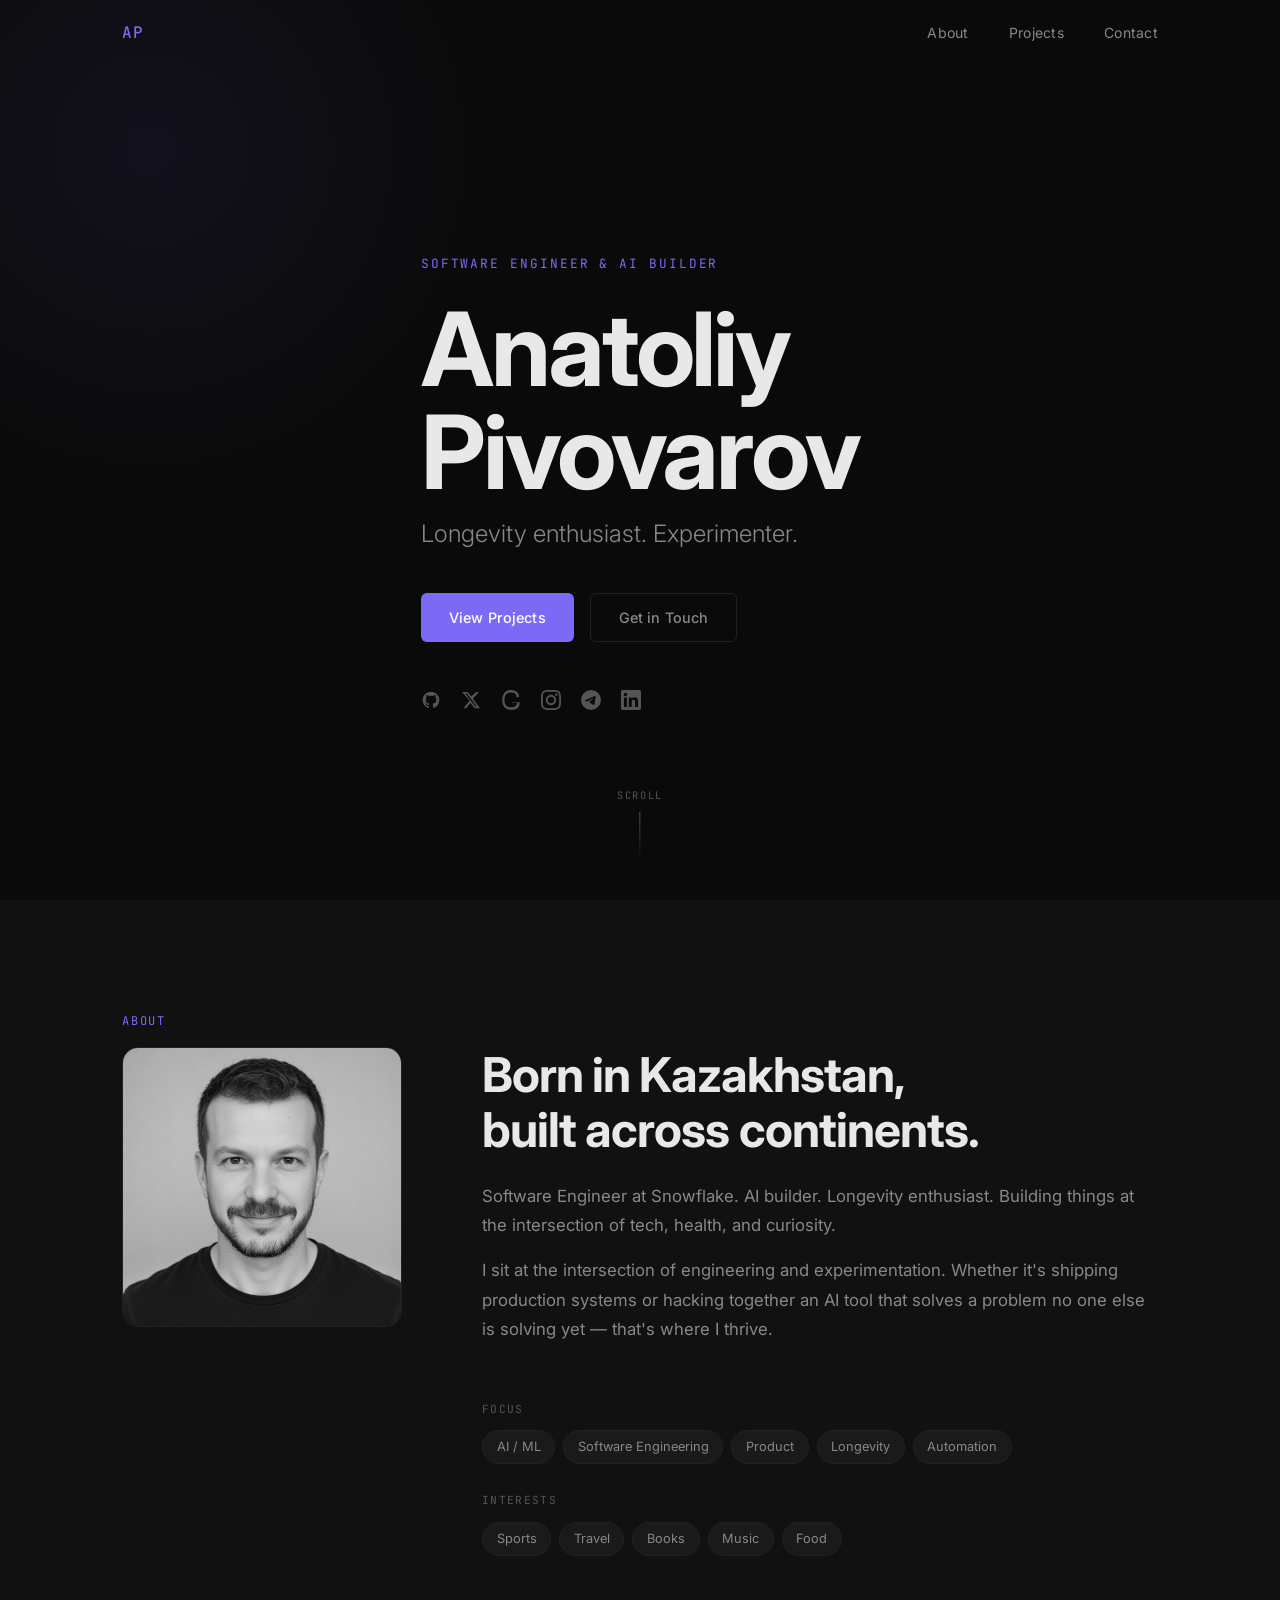
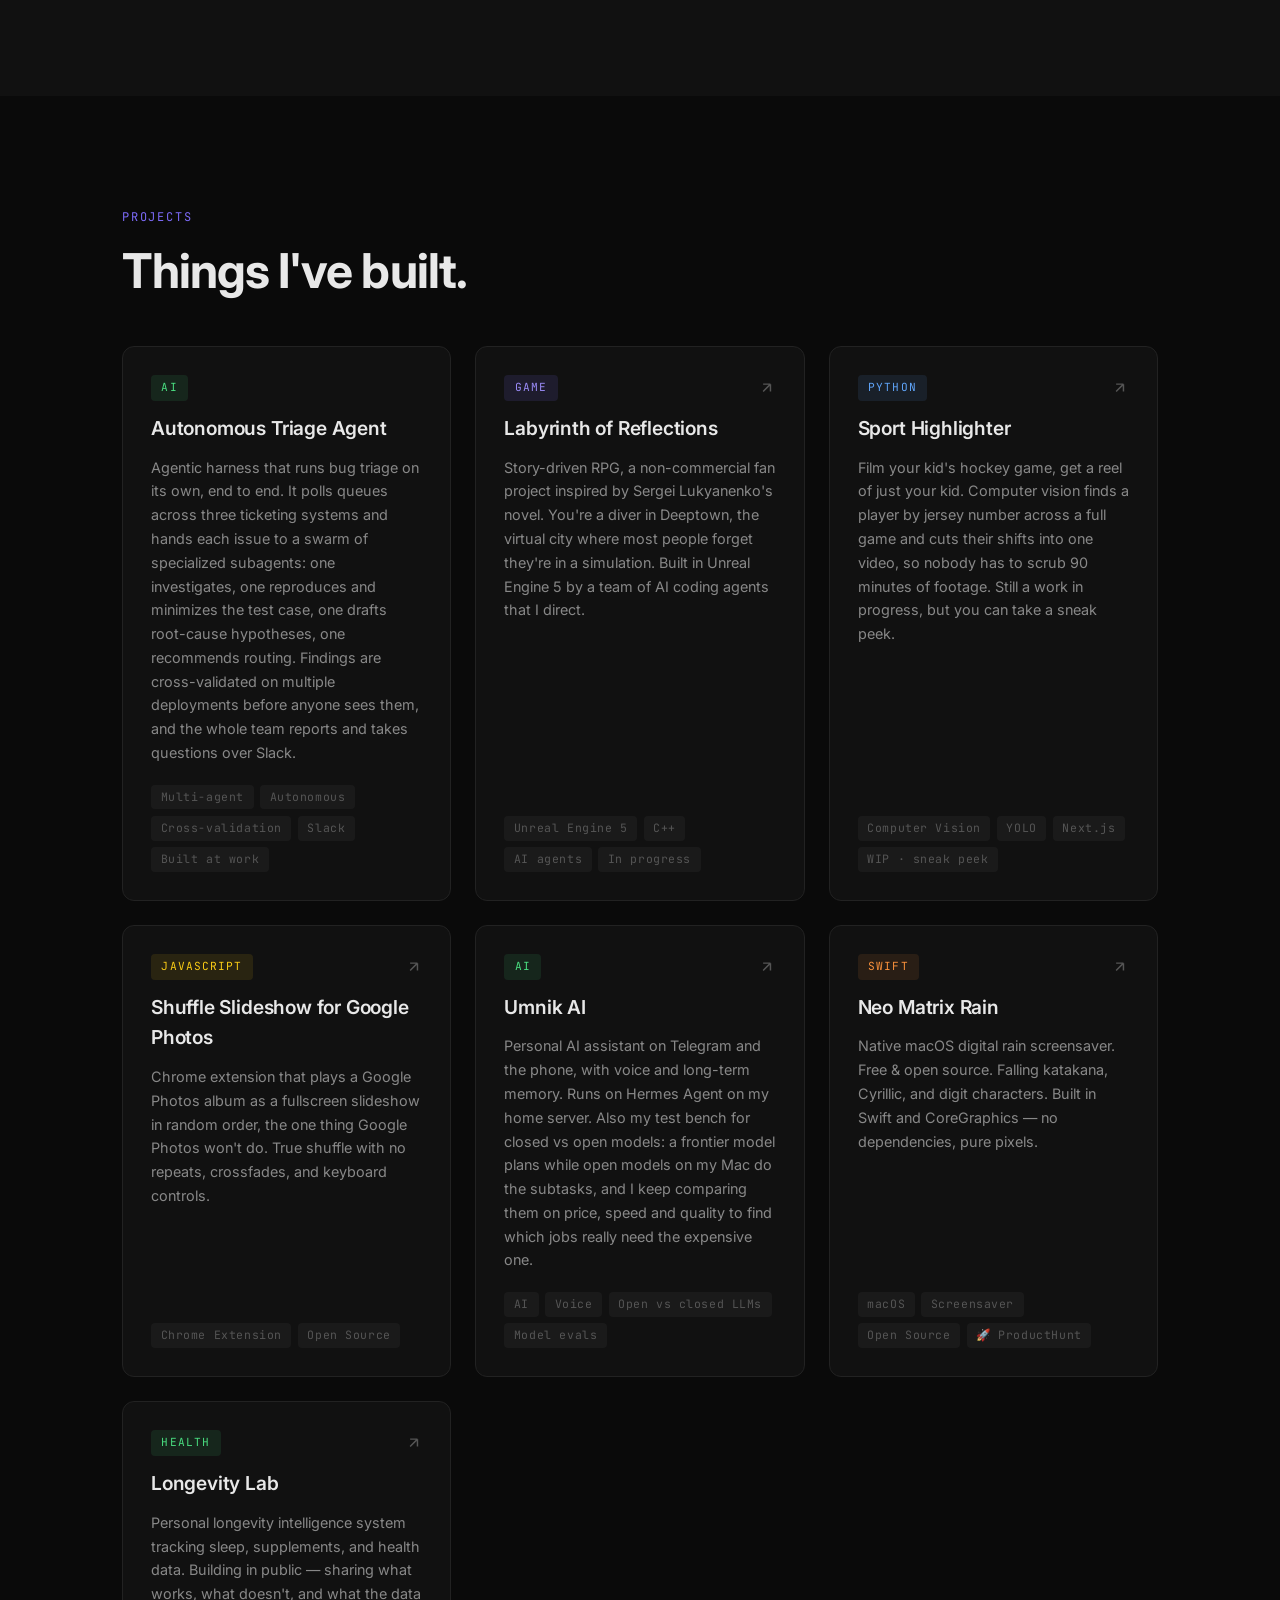
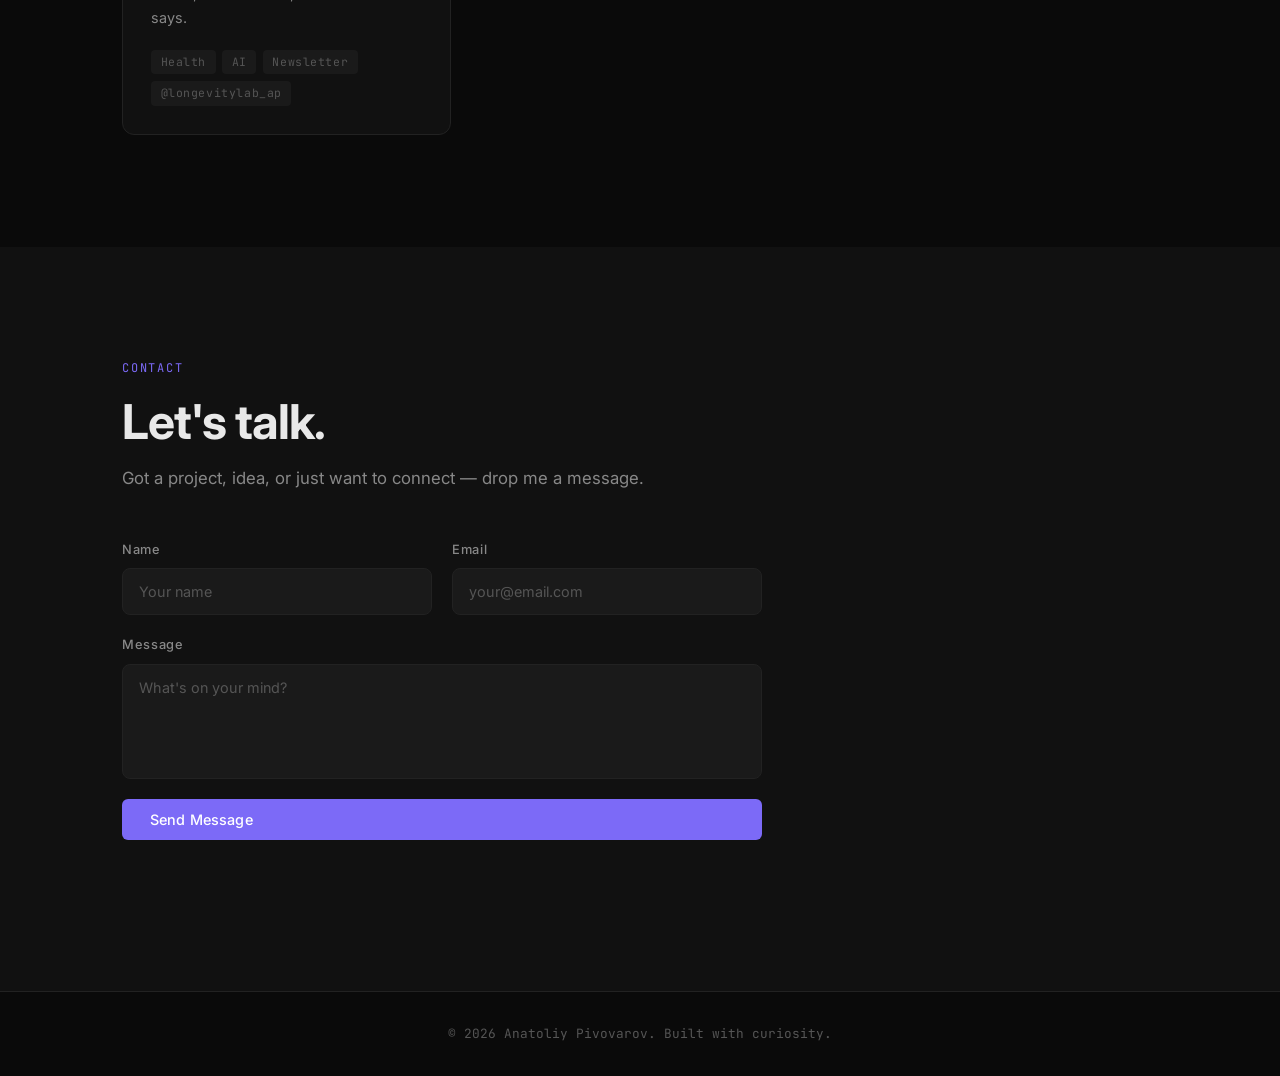
<file: index.html>
<!DOCTYPE html>
<html lang="en">
<head>
  <meta charset="UTF-8" />
  <meta name="viewport" content="width=device-width, initial-scale=1.0" />
  <title>Anatoliy Pivovarov</title>
  <meta name="description" content="Software Engineer at Snowflake. AI builder. Longevity enthusiast. Building things at the intersection of tech, health, and curiosity." />
  <link rel="preconnect" href="https://fonts.googleapis.com" />
  <link rel="preconnect" href="https://fonts.gstatic.com" crossorigin />
  <link href="https://fonts.googleapis.com/css2?family=Inter:wght@300;400;500;600;700&family=JetBrains+Mono:wght@400;500&display=swap" rel="stylesheet" />
  <link rel="stylesheet" href="styles.css" />
</head>
<body>

  <!-- NAV -->
  <nav class="nav">
    <div class="nav-inner">
      <span class="nav-logo">AP</span>
      <ul class="nav-links">
        <li><a href="#about">About</a></li>
        <li><a href="#projects">Projects</a></li>
        <li><a href="#contact">Contact</a></li>
      </ul>
    </div>
  </nav>

  <!-- HERO -->
  <section class="hero" id="home">
    <div class="container">
      <p class="hero-tag">Software Engineer &amp; AI Builder</p>
      <h1 class="hero-name">Anatoliy<br />Pivovarov</h1>
      <p class="hero-sub">Longevity enthusiast. Experimenter.</p>
      <div class="hero-cta">
        <a href="#projects" class="btn btn-primary">View Projects</a>
        <a href="#contact" class="btn btn-ghost">Get in Touch</a>
      </div>
      <div class="hero-social">
        <!-- GitHub -->
        <a href="https://github.com/pivovarovanatol" target="_blank" rel="noopener" aria-label="GitHub">
          <svg viewBox="0 0 24 24" fill="currentColor"><path d="M12 2C6.477 2 2 6.477 2 12c0 4.418 2.865 8.166 6.839 9.489.5.092.682-.217.682-.482 0-.237-.009-.868-.013-1.703-2.782.604-3.369-1.34-3.369-1.34-.454-1.156-1.11-1.463-1.11-1.463-.908-.62.069-.608.069-.608 1.003.07 1.531 1.03 1.531 1.03.892 1.529 2.341 1.087 2.91.832.092-.647.35-1.088.636-1.338-2.22-.253-4.555-1.11-4.555-4.943 0-1.091.39-1.984 1.029-2.683-.103-.253-.446-1.27.098-2.647 0 0 .84-.269 2.75 1.025A9.578 9.578 0 0112 6.836a9.59 9.59 0 012.504.337c1.909-1.294 2.747-1.025 2.747-1.025.546 1.377.202 2.394.1 2.647.64.699 1.028 1.592 1.028 2.683 0 3.842-2.339 4.687-4.566 4.935.359.309.678.919.678 1.852 0 1.336-.012 2.415-.012 2.743 0 .267.18.578.688.48C19.138 20.163 22 16.418 22 12c0-5.523-4.477-10-10-10z"/></svg>
        </a>
        <!-- Twitter/X -->
        <a href="https://x.com/apivo31" target="_blank" rel="noopener" aria-label="X / Twitter">
          <svg viewBox="0 0 24 24" fill="currentColor"><path d="M18.244 2.25h3.308l-7.227 8.26 8.502 11.24H16.17l-4.714-6.231-5.401 6.231H2.746l7.73-8.835L1.254 2.25H8.08l4.253 5.622zm-1.161 17.52h1.833L7.084 4.126H5.117z"/></svg>
        </a>
        <!-- Threads -->
        <a href="https://www.threads.net/@pivovarov_anatol" target="_blank" rel="noopener" aria-label="Threads">
          <svg viewBox="0 0 24 24" fill="currentColor"><path d="M12.186 24h-.007c-3.581-.024-6.334-1.205-8.184-3.509C2.35 18.44 1.5 15.586 1.473 12.01v-.017c.027-3.579.876-6.43 2.525-8.482C5.845 1.205 8.6.024 12.18 0h.014c2.746.018 5.123.86 6.887 2.432 1.688 1.51 2.587 3.575 2.674 6.138l.003.109h-3.044l-.002-.085c-.143-3.897-2.743-5.616-6.521-5.592-3.066.019-5.261.966-6.52 2.818-.978 1.43-1.473 3.478-1.473 6.088v.015c0 2.61.494 4.659 1.47 6.09 1.258 1.852 3.453 2.8 6.523 2.818 2.984-.018 4.996-.808 6.12-2.414.604-.854.953-1.909 1.067-3.232h-6.3V14.79h9.37l-.003.16c-.064 3.017-.933 5.362-2.586 6.97C18.3 23.2 15.583 24 12.186 24z"/></svg>
        </a>
        <!-- Instagram -->
        <a href="https://www.instagram.com/pivovarov_anatol/" target="_blank" rel="noopener" aria-label="Instagram">
          <svg viewBox="0 0 24 24" fill="currentColor"><path d="M12 2.163c3.204 0 3.584.012 4.85.07 3.252.148 4.771 1.691 4.919 4.919.058 1.265.069 1.645.069 4.849 0 3.205-.012 3.584-.069 4.849-.149 3.225-1.664 4.771-4.919 4.919-1.266.058-1.644.07-4.85.07-3.204 0-3.584-.012-4.849-.07-3.26-.149-4.771-1.699-4.919-4.92-.058-1.265-.07-1.644-.07-4.849 0-3.204.013-3.583.07-4.849.149-3.227 1.664-4.771 4.919-4.919 1.266-.057 1.645-.069 4.849-.069zm0-2.163c-3.259 0-3.667.014-4.947.072-4.358.2-6.78 2.618-6.98 6.98-.059 1.281-.073 1.689-.073 4.948 0 3.259.014 3.668.072 4.948.2 4.358 2.618 6.78 6.98 6.98 1.281.058 1.689.072 4.948.072 3.259 0 3.668-.014 4.948-.072 4.354-.2 6.782-2.618 6.979-6.98.059-1.28.073-1.689.073-4.948 0-3.259-.014-3.667-.072-4.947-.196-4.354-2.617-6.78-6.979-6.98-1.281-.059-1.69-.073-4.949-.073zm0 5.838c-3.403 0-6.162 2.759-6.162 6.162s2.759 6.163 6.162 6.163 6.162-2.759 6.162-6.163c0-3.403-2.759-6.162-6.162-6.162zm0 10.162c-2.209 0-4-1.79-4-4 0-2.209 1.791-4 4-4s4 1.791 4 4c0 2.21-1.791 4-4 4zm6.406-11.845c-.796 0-1.441.645-1.441 1.44s.645 1.44 1.441 1.44c.795 0 1.439-.645 1.439-1.44s-.644-1.44-1.439-1.44z"/></svg>
        </a>
        <!-- Telegram -->
        <a href="https://t.me/longevitylab_ap" target="_blank" rel="noopener" aria-label="Telegram">
          <svg viewBox="0 0 24 24" fill="currentColor"><path d="M11.944 0A12 12 0 0 0 0 12a12 12 0 0 0 12 12 12 12 0 0 0 12-12A12 12 0 0 0 12 0a12 12 0 0 0-.056 0zm4.962 7.224c.1-.002.321.023.465.14a.506.506 0 0 1 .171.325c.016.093.036.306.02.472-.18 1.898-.962 6.502-1.36 8.627-.168.9-.499 1.201-.82 1.23-.696.065-1.225-.46-1.9-.902-1.056-.693-1.653-1.124-2.678-1.8-1.185-.78-.417-1.21.258-1.91.177-.184 3.247-2.977 3.307-3.23.007-.032.014-.15-.056-.212s-.174-.041-.249-.024c-.106.024-1.793 1.14-5.061 3.345-.48.33-.913.49-1.302.48-.428-.008-1.252-.241-1.865-.44-.752-.245-1.349-.374-1.297-.789.027-.216.325-.437.893-.663 3.498-1.524 5.83-2.529 6.998-3.014 3.332-1.386 4.025-1.627 4.476-1.635z"/></svg>
        </a>
        <!-- LinkedIn -->
        <a href="https://www.linkedin.com/in/anatoliy-pivovarov/" target="_blank" rel="noopener" aria-label="LinkedIn">
          <svg viewBox="0 0 24 24" fill="currentColor"><path d="M20.447 20.452h-3.554v-5.569c0-1.328-.027-3.037-1.852-3.037-1.853 0-2.136 1.445-2.136 2.939v5.667H9.351V9h3.414v1.561h.046c.477-.9 1.637-1.85 3.37-1.85 3.601 0 4.267 2.37 4.267 5.455v6.286zM5.337 7.433a2.062 2.062 0 01-2.063-2.065 2.064 2.064 0 112.063 2.065zm1.782 13.019H3.555V9h3.564v11.452zM22.225 0H1.771C.792 0 0 .774 0 1.729v20.542C0 23.227.792 24 1.771 24h20.451C23.2 24 24 23.227 24 22.271V1.729C24 .774 23.2 0 22.222 0h.003z"/></svg>
        </a>
      </div>
    </div>
    <div class="hero-scroll">
      <span>scroll</span>
      <div class="scroll-line"></div>
    </div>
  </section>

  <!-- ABOUT -->
  <section class="about section" id="about">
    <div class="container">
      <p class="section-label">About</p>
      <div class="about-grid">
        <div class="about-photo-wrap">
          <img src="photo.png" alt="Anatoliy Pivovarov" class="about-photo" />
        </div>
        <div class="about-right">
        <div class="about-text">
          <h2>Born in Kazakhstan,<br />built across continents.</h2>
          <p>Software Engineer at Snowflake. AI builder. Longevity enthusiast. Building things at the intersection of tech, health, and curiosity.</p>
          <p>I sit at the intersection of engineering and experimentation. Whether it's shipping production systems or hacking together an AI tool that solves a problem no one else is solving yet — that's where I thrive.</p>
        </div>
        <div class="about-tags">
          <div class="tag-group">
            <p class="tag-label">Focus</p>
            <div class="tags">
              <span>AI / ML</span>
              <span>Software Engineering</span>
              <span>Product</span>
              <span>Longevity</span>
              <span>Automation</span>
            </div>
          </div>
          <div class="tag-group">
            <p class="tag-label">Interests</p>
            <div class="tags">
              <span>Sports</span>
              <span>Travel</span>
              <span>Books</span>
              <span>Music</span>
              <span>Food</span>
            </div>
          </div>
        </div>
        </div><!-- end about-right -->
      </div>
    </div>
  </section>

  <!-- PROJECTS -->
  <section class="projects section" id="projects">
    <div class="container">
      <p class="section-label">Projects</p>
      <h2>Things I've built.</h2>
      <div class="projects-grid">

        <!-- Autonomous Triage Agent (work) -->
        <div class="project-card project-coming">
          <div class="project-top">
            <span class="project-lang more">AI</span>
          </div>
          <h3>Autonomous Triage Agent</h3>
          <p>Agentic harness that runs bug triage on its own, end to end. It polls queues across three ticketing systems and hands each issue to a swarm of specialized subagents: one investigates, one reproduces and minimizes the test case, one drafts root-cause hypotheses, one recommends routing. Findings are cross-validated on multiple deployments before anyone sees them, and the whole team reports and takes questions over Slack.</p>
          <div class="project-footer">
            <span>Multi-agent</span>
            <span>Autonomous</span>
            <span>Cross-validation</span>
            <span>Slack</span>
            <span>Built at work</span>
          </div>
        </div>

        <!-- Labyrinth of Reflections -->
        <a href="/labyrinth/" class="project-card">
          <div class="project-top">
            <span class="project-lang game">Game</span>
            <svg class="project-arrow" viewBox="0 0 24 24" fill="none" stroke="currentColor" stroke-width="2"><path d="M7 17L17 7M17 7H7M17 7v10"/></svg>
          </div>
          <h3>Labyrinth of Reflections</h3>
          <p>Story-driven RPG, a non-commercial fan project inspired by Sergei Lukyanenko's novel. You're a diver in Deeptown, the virtual city where most people forget they're in a simulation. Built in Unreal Engine 5 by a team of AI coding agents that I direct.</p>
          <div class="project-footer">
            <span>Unreal Engine 5</span>
            <span>C++</span>
            <span>AI agents</span>
            <span>In progress</span>
          </div>
        </a>

        <!-- Sport Highlighter -->
        <a href="/sport-highlighter/" class="project-card">
          <div class="project-top">
            <span class="project-lang python">Python</span>
            <svg class="project-arrow" viewBox="0 0 24 24" fill="none" stroke="currentColor" stroke-width="2"><path d="M7 17L17 7M17 7H7M17 7v10"/></svg>
          </div>
          <h3>Sport Highlighter</h3>
          <p>Film your kid's hockey game, get a reel of just your kid. Computer vision finds a player by jersey number across a full game and cuts their shifts into one video, so nobody has to scrub 90 minutes of footage. Still a work in progress, but you can take a sneak peek.</p>
          <div class="project-footer">
            <span>Computer Vision</span>
            <span>YOLO</span>
            <span>Next.js</span>
            <span>WIP · sneak peek</span>
          </div>
        </a>

        <!-- Shuffle Slideshow for Google Photos -->
        <a href="/shuffle-slideshow/" class="project-card">
          <div class="project-top">
            <span class="project-lang js">JavaScript</span>
            <svg class="project-arrow" viewBox="0 0 24 24" fill="none" stroke="currentColor" stroke-width="2"><path d="M7 17L17 7M17 7H7M17 7v10"/></svg>
          </div>
          <h3>Shuffle Slideshow for Google Photos</h3>
          <p>Chrome extension that plays a Google Photos album as a fullscreen slideshow in random order, the one thing Google Photos won't do. True shuffle with no repeats, crossfades, and keyboard controls.</p>
          <div class="project-footer">
            <span>Chrome Extension</span>
            <span>Open Source</span>
          </div>
        </a>

        <!-- Umnik AI -->
        <a href="/umnik/" class="project-card">
          <div class="project-top">
            <span class="project-lang more">AI</span>
            <svg class="project-arrow" viewBox="0 0 24 24" fill="none" stroke="currentColor" stroke-width="2"><path d="M7 17L17 7M17 7H7M17 7v10"/></svg>
          </div>
          <h3>Umnik AI</h3>
          <p>Personal AI assistant on Telegram and the phone, with voice and long-term memory. Runs on Hermes Agent on my home server. Also my test bench for closed vs open models: a frontier model plans while open models on my Mac do the subtasks, and I keep comparing them on price, speed and quality to find which jobs really need the expensive one.</p>
          <div class="project-footer">
            <span>AI</span>
            <span>Voice</span>
            <span>Open vs closed LLMs</span>
            <span>Model evals</span>
          </div>
        </a>

        <!-- Neo Matrix Rain -->
        <a href="/neo-matrix-rain/" class="project-card">
          <div class="project-top">
            <span class="project-lang swift">Swift</span>
            <svg class="project-arrow" viewBox="0 0 24 24" fill="none" stroke="currentColor" stroke-width="2"><path d="M7 17L17 7M17 7H7M17 7v10"/></svg>
          </div>
          <h3>Neo Matrix Rain</h3>
          <p>Native macOS digital rain screensaver. Free &amp; open source. Falling katakana, Cyrillic, and digit characters. Built in Swift and CoreGraphics — no dependencies, pure pixels.</p>
          <div class="project-footer">
            <span>macOS</span>
            <span>Screensaver</span>
            <span>Open Source</span>
            <span role="link" tabindex="0" onclick="event.preventDefault();event.stopPropagation();window.open('https://www.producthunt.com/products/neo-matrix-rain','_blank','noopener')" style="cursor:pointer;">🚀 ProductHunt</span>
          </div>
        </a>

        <!-- Longevity Lab -->
        <a href="https://t.me/longevitylab_ap" target="_blank" rel="noopener" class="project-card">
          <div class="project-top">
            <span class="project-lang more">Health</span>
            <svg class="project-arrow" viewBox="0 0 24 24" fill="none" stroke="currentColor" stroke-width="2"><path d="M7 17L17 7M17 7H7M17 7v10"/></svg>
          </div>
          <h3>Longevity Lab</h3>
          <p>Personal longevity intelligence system tracking sleep, supplements, and health data. Building in public — sharing what works, what doesn't, and what the data says.</p>
          <div class="project-footer">
            <span>Health</span>
            <span>AI</span>
            <span>Newsletter</span>
            <span>@longevitylab_ap</span>
          </div>
        </a>

      </div>
    </div>
  </section>

  <!-- CONTACT -->
  <section class="contact section" id="contact">
    <div class="container">
      <p class="section-label">Contact</p>
      <h2>Let's talk.</h2>
      <p class="contact-sub">Got a project, idea, or just want to connect — drop me a message.</p>
      <form class="contact-form" action="https://formspree.io/f/REPLACE_WITH_FORMSPREE_ID" method="POST">
        <div class="form-row">
          <div class="form-group">
            <label for="name">Name</label>
            <input type="text" id="name" name="name" placeholder="Your name" required />
          </div>
          <div class="form-group">
            <label for="email">Email</label>
            <input type="email" id="email" name="email" placeholder="your@email.com" required />
          </div>
        </div>
        <div class="form-group">
          <label for="message">Message</label>
          <textarea id="message" name="message" placeholder="What's on your mind?" rows="5" required></textarea>
        </div>
        <button type="submit" class="btn btn-primary">Send Message</button>
        <p class="form-note" id="form-status"></p>
      </form>
    </div>
  </section>

  <!-- FOOTER -->
  <footer class="footer">
    <div class="container">
      <p>&copy; 2026 Anatoliy Pivovarov. Built with curiosity.</p>
    </div>
  </footer>

  <script src="script.js"></script>
</body>
</html>
</file>
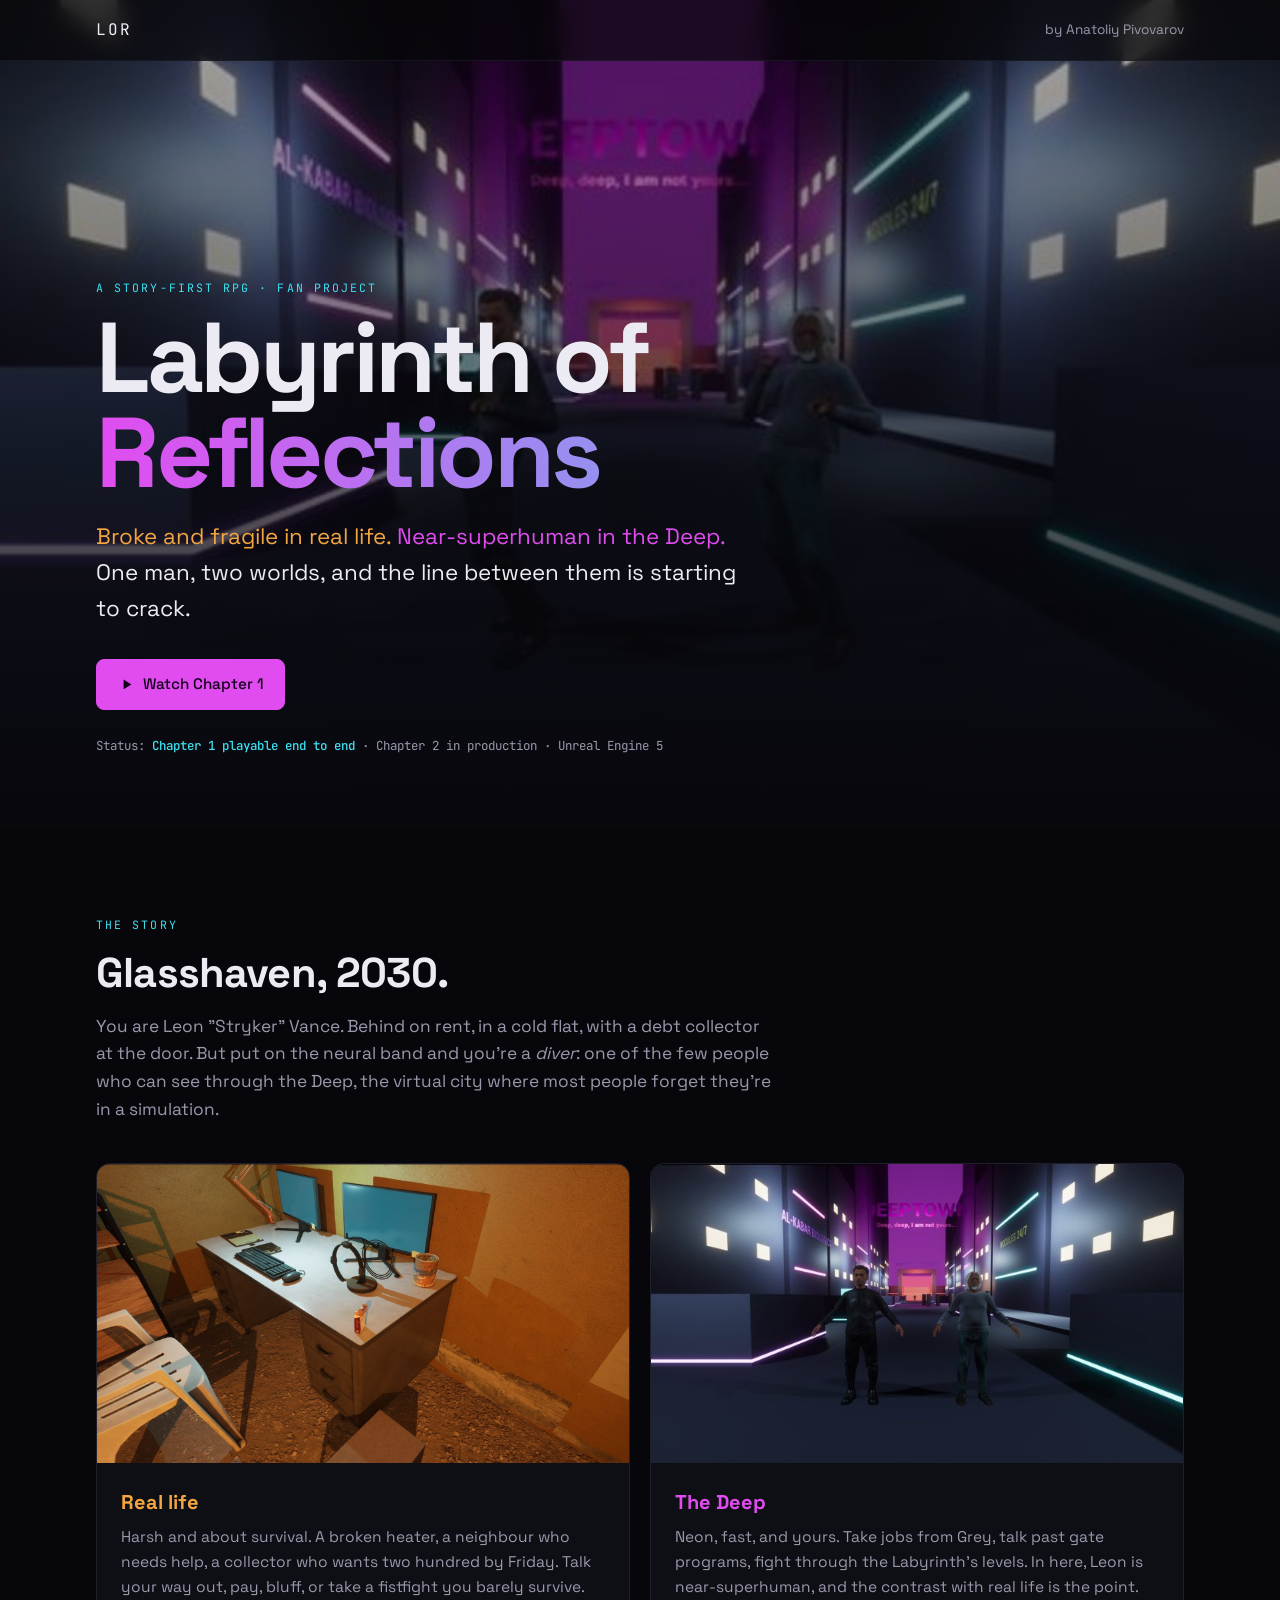
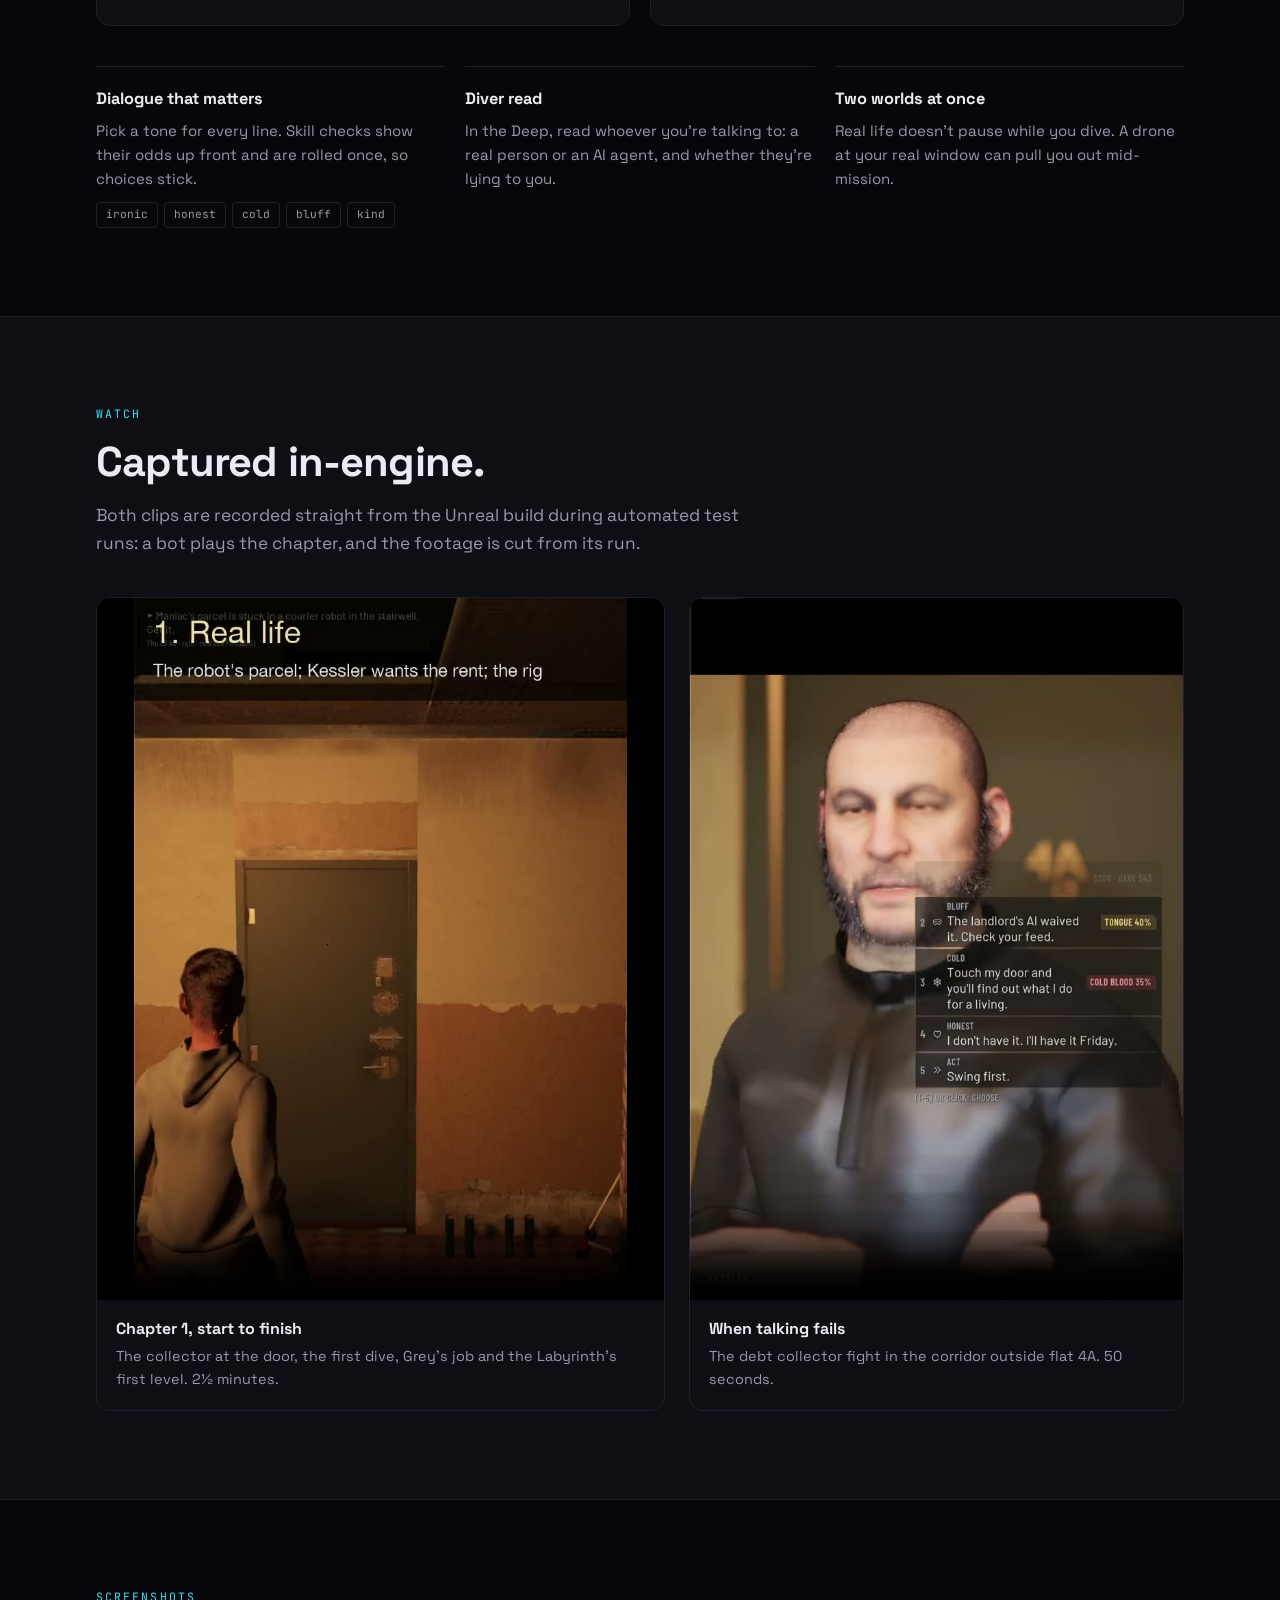
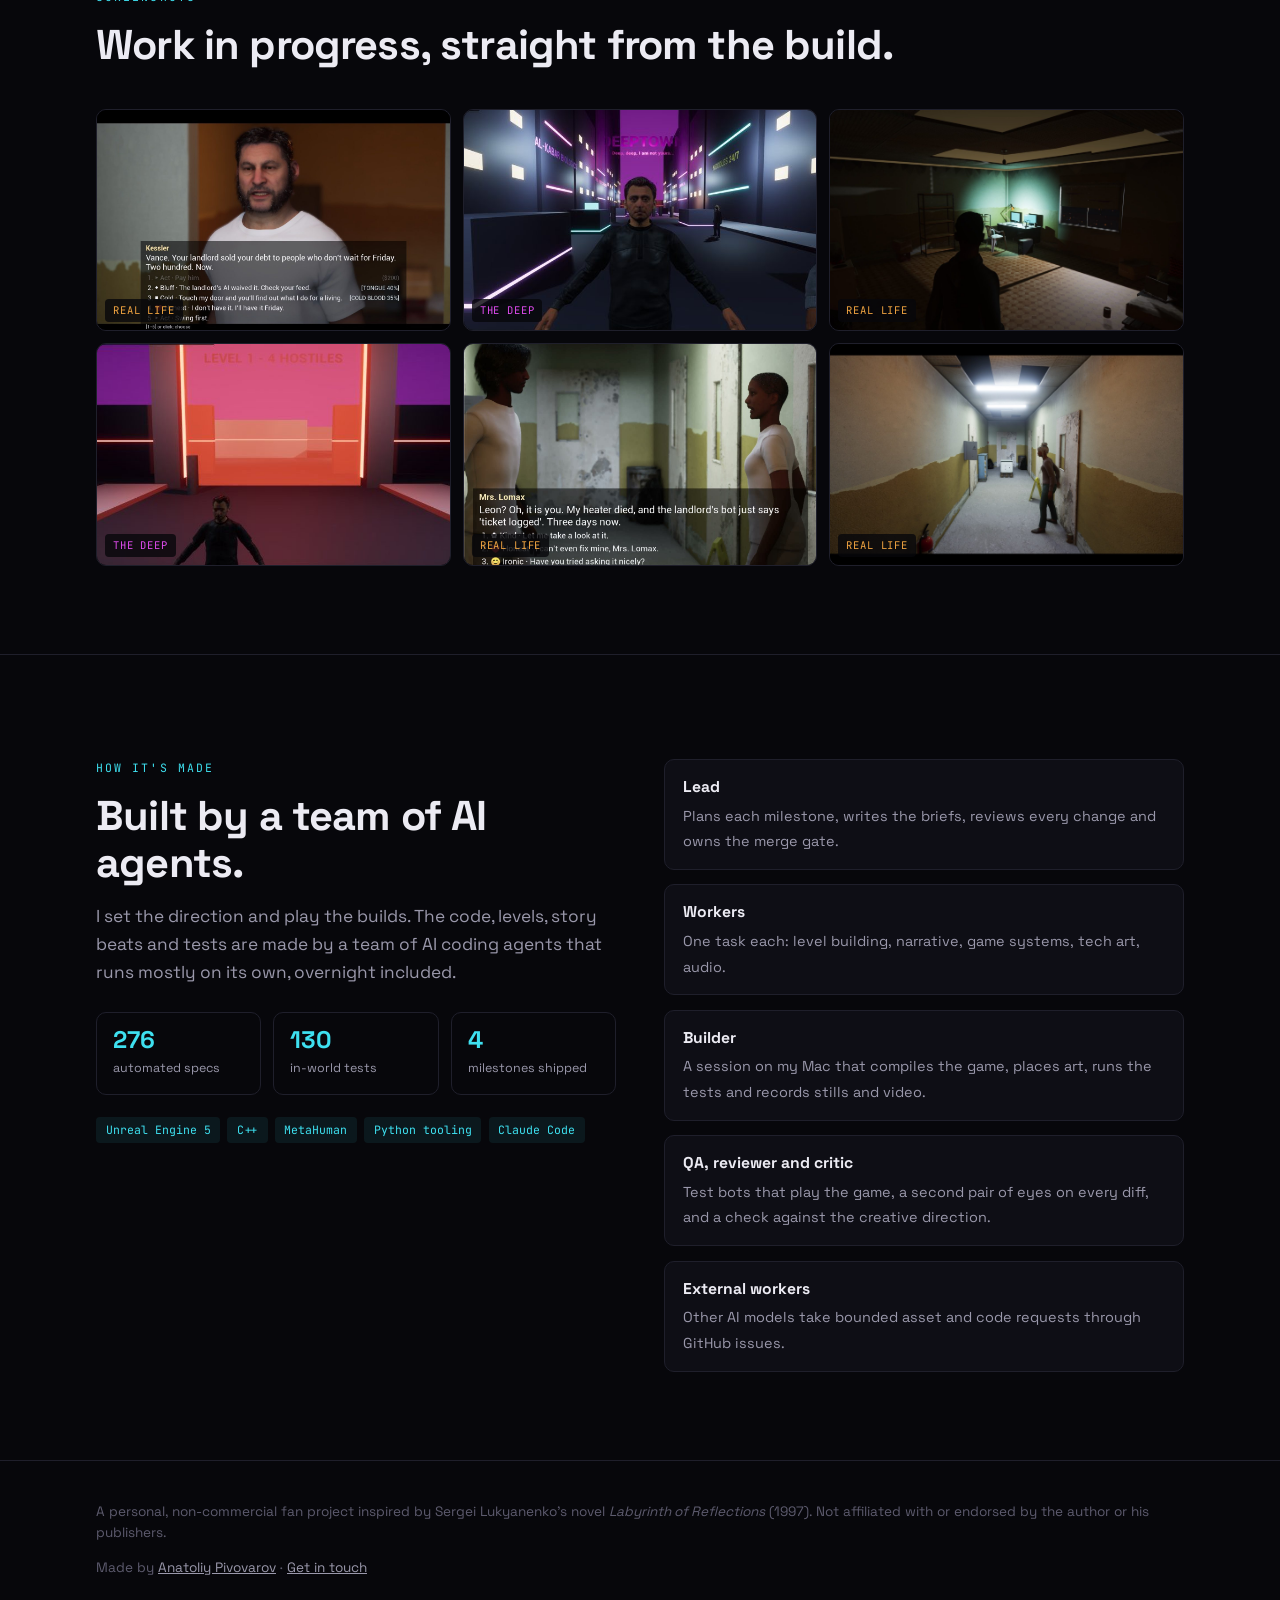
<file: labyrinth/index.html>
<!DOCTYPE html>
<html lang="en">
<head>
  <meta charset="UTF-8" />
  <meta name="viewport" content="width=device-width, initial-scale=1.0" />
  <title>Labyrinth of Reflections</title>
  <meta name="description" content="A story-first RPG fan project in Unreal Engine 5. Broke in real life, near-superhuman in the Deep. Built by a team of AI agents." />
  <meta property="og:title" content="Labyrinth of Reflections" />
  <meta property="og:description" content="Broke in real life. Near-superhuman in the Deep. A story-first RPG fan project in Unreal Engine 5, built by a team of AI agents." />
  <meta property="og:image" content="media/deep-fight.jpg" />
  <meta property="og:type" content="website" />
  <link rel="preconnect" href="https://fonts.googleapis.com" />
  <link rel="preconnect" href="https://fonts.gstatic.com" crossorigin />
  <link href="https://fonts.googleapis.com/css2?family=Space+Grotesk:wght@400;500;700&family=JetBrains+Mono:wght@400;500&display=swap" rel="stylesheet" />
  <style>
    *, *::before, *::after { box-sizing: border-box; margin: 0; padding: 0; }
    :root {
      --bg: #07070b;
      --bg2: #0e0e15;
      --line: #1f1f2b;
      --text: #ecebf3;
      --muted: #9a98ab;
      --dim: #5d5b6e;
      --deep: #e14cf0;
      --deep2: #3ee0f0;
      --real: #f2a541;
    }
    html { scroll-behavior: smooth; }
    body { font-family: 'Space Grotesk', system-ui, sans-serif; background: var(--bg); color: var(--text); line-height: 1.6; -webkit-font-smoothing: antialiased; }
    a { color: inherit; }
    img, video { display: block; max-width: 100%; }
    .wrap { max-width: 1120px; margin: 0 auto; padding: 0 16px; }
    .mono { font-family: 'JetBrains Mono', monospace; }
    .label { font-family: 'JetBrains Mono', monospace; font-size: .72rem; letter-spacing: .18em; text-transform: uppercase; color: var(--deep2); margin-bottom: .9rem; }
    h2 { font-size: clamp(1.7rem, 4vw, 2.6rem); line-height: 1.15; letter-spacing: -.02em; margin-bottom: 1rem; }
    section { padding: 88px 0; }
    p.lead { color: var(--muted); font-size: 1.08rem; max-width: 680px; }

    /* top bar */
    .top { position: fixed; inset: 0 0 auto 0; z-index: 10; background: rgba(7,7,11,.72); backdrop-filter: blur(12px); -webkit-backdrop-filter: blur(12px); border-bottom: 1px solid rgba(31,31,43,.6); }
    .top .wrap { display: flex; justify-content: space-between; align-items: center; height: 60px; }
    .top a { text-decoration: none; font-size: .85rem; color: var(--muted); }
    .top a:hover { color: var(--text); }
    .top .mark { font-family: 'JetBrains Mono', monospace; letter-spacing: .12em; color: var(--text); }

    /* hero */
    .hero { position: relative; min-height: 92vh; display: flex; align-items: flex-end; padding: 120px 0 72px; overflow: hidden; }
    .hero-bg { position: absolute; inset: 0; background: url(media/deep-fight.jpg) center 35% / cover no-repeat; filter: saturate(1.15); }
    .hero-bg::after { content: ""; position: absolute; inset: 0; background: linear-gradient(180deg, rgba(7,7,11,.35) 0%, rgba(7,7,11,.55) 45%, var(--bg) 100%); }
    .hero .wrap { position: relative; width: 100%; }
    .hero h1 { font-size: clamp(2.6rem, 9vw, 6.2rem); line-height: .95; letter-spacing: -.035em; font-weight: 700; margin-bottom: 1.2rem; }
    .hero h1 span { display: block; background: linear-gradient(90deg, var(--deep), var(--deep2)); -webkit-background-clip: text; background-clip: text; color: transparent; }
    .tagline { font-size: clamp(1.05rem, 2.4vw, 1.4rem); color: var(--text); max-width: 640px; margin-bottom: 2rem; }
    .tagline .r { color: var(--real); }
    .tagline .d { color: var(--deep); }
    .cta { display: flex; flex-wrap: wrap; gap: .8rem; }
    .btn { display: inline-flex; align-items: center; gap: .5rem; padding: .8rem 1.3rem; border-radius: 8px; font-weight: 500; font-size: .95rem; text-decoration: none; border: 1px solid var(--line); background: rgba(14,14,21,.7); transition: border-color .2s, background .2s; }
    .btn:hover { border-color: var(--deep2); }
    .btn.primary { background: var(--deep); border-color: var(--deep); color: #12001a; }
    .btn.primary:hover { background: #ec74f6; }
    .btn svg { width: 1.05rem; height: 1.05rem; }
    .status { margin-top: 1.6rem; font-size: .78rem; color: var(--muted); }
    .status b { color: var(--deep2); font-weight: 500; }

    /* two lives */
    .lives { display: grid; grid-template-columns: 1fr 1fr; gap: 20px; margin-top: 2.5rem; }
    .life { border: 1px solid var(--line); border-radius: 14px; overflow: hidden; background: var(--bg2); }
    .life img { width: 100%; aspect-ratio: 16/9; object-fit: cover; }
    .life-body { padding: 1.4rem 1.5rem 1.6rem; }
    .life h3 { font-size: 1.25rem; margin-bottom: .45rem; }
    .life p { color: var(--muted); font-size: .97rem; }
    .life.real h3 { color: var(--real); }
    .life.deep h3 { color: var(--deep); }

    /* features */
    .features { display: grid; grid-template-columns: repeat(3, 1fr); gap: 20px; margin-top: 2.5rem; }
    .feat { border-top: 1px solid var(--line); padding-top: 1.2rem; }
    .feat h4 { font-size: 1.02rem; margin-bottom: .4rem; }
    .feat p { color: var(--muted); font-size: .94rem; }
    .tones { display: flex; flex-wrap: wrap; gap: .4rem; margin-top: .7rem; }
    .tones span { font-family: 'JetBrains Mono', monospace; font-size: .7rem; padding: .2rem .55rem; border: 1px solid var(--line); border-radius: 4px; color: var(--muted); }

    /* video */
    .videos { display: grid; grid-template-columns: 1.15fr 1fr; gap: 24px; margin-top: 2.5rem; align-items: start; }
    .vid { background: var(--bg2); border: 1px solid var(--line); border-radius: 14px; overflow: hidden; }
    .vid video { width: 100%; max-height: 78vh; background: #000; }
    .vid-cap { padding: 1rem 1.2rem 1.2rem; }
    .vid-cap h4 { font-size: 1rem; margin-bottom: .2rem; }
    .vid-cap p { color: var(--muted); font-size: .9rem; }

    /* gallery */
    .gallery { display: grid; grid-template-columns: repeat(3, 1fr); gap: 12px; margin-top: 2.5rem; }
    .gallery button { all: unset; cursor: zoom-in; border-radius: 10px; overflow: hidden; position: relative; background: var(--bg2); border: 1px solid var(--line); }
    .gallery button:focus-visible { outline: 2px solid var(--deep2); outline-offset: 2px; }
    .gallery img { width: 100%; aspect-ratio: 16/10; object-fit: cover; transition: transform .4s ease; }
    .gallery button:hover img { transform: scale(1.04); }
    .gallery .tag { position: absolute; left: 8px; bottom: 8px; font-family: 'JetBrains Mono', monospace; font-size: .66rem; letter-spacing: .08em; text-transform: uppercase; padding: .2rem .5rem; border-radius: 4px; background: rgba(7,7,11,.8); }
    .gallery .tag.r { color: var(--real); }
    .gallery .tag.d { color: var(--deep); }
    .lightbox { position: fixed; inset: 0; z-index: 50; background: rgba(0,0,0,.92); display: none; align-items: center; justify-content: center; padding: 16px; cursor: zoom-out; }
    .lightbox.open { display: flex; }
    .lightbox img { max-height: 90vh; border-radius: 8px; }
    .lightbox p { position: absolute; bottom: 18px; left: 0; right: 0; text-align: center; color: var(--muted); font-size: .9rem; padding: 0 16px; }

    /* making of */
    .making { display: grid; grid-template-columns: 1fr 1fr; gap: 48px; margin-top: 1rem; align-items: start; }
    .crew { list-style: none; display: grid; gap: .9rem; }
    .crew li { border: 1px solid var(--line); border-radius: 10px; padding: .95rem 1.1rem; background: var(--bg2); }
    .crew b { display: block; font-size: .98rem; margin-bottom: .15rem; }
    .crew span { color: var(--muted); font-size: .9rem; }
    .stats { display: grid; grid-template-columns: repeat(3, 1fr); gap: 12px; margin-top: 1.6rem; }
    .stat { border: 1px solid var(--line); border-radius: 10px; padding: .9rem 1rem; }
    .stat b { display: block; font-size: 1.5rem; color: var(--deep2); line-height: 1.1; }
    .stat span { font-size: .78rem; color: var(--muted); }
    .stack { display: flex; flex-wrap: wrap; gap: .45rem; margin-top: 1.4rem; }
    .stack span { font-family: 'JetBrains Mono', monospace; font-size: .72rem; padding: .25rem .6rem; border-radius: 4px; background: rgba(62,224,240,.08); color: var(--deep2); }

    /* footer */
    footer { border-top: 1px solid var(--line); padding: 40px 0 56px; color: var(--dim); font-size: .85rem; }
    footer .wrap { display: grid; gap: .8rem; }
    footer a { color: var(--muted); }

    @media (max-width: 860px) {
      .lives, .videos, .making { grid-template-columns: 1fr; }
      .features { grid-template-columns: 1fr; }
      .gallery { grid-template-columns: 1fr 1fr; }
      section { padding: 64px 0; }
    }
    @media (max-width: 480px) {
      .gallery { grid-template-columns: 1fr; }
      .stats { grid-template-columns: 1fr 1fr 1fr; }
      .stat b { font-size: 1.2rem; }
    }
  </style>
</head>
<body>

  <header class="top">
    <div class="wrap">
      <span class="mark">LOR</span>
      <a href="https://pivovarovanatol.com/#projects">by Anatoliy Pivovarov</a>
    </div>
  </header>

  <!-- HERO -->
  <section class="hero">
    <div class="hero-bg" role="img" aria-label="Stryker and Grey squaring up on a neon street in Deeptown"></div>
    <div class="wrap">
      <p class="label">A story-first RPG · fan project</p>
      <h1>Labyrinth of<span>Reflections</span></h1>
      <p class="tagline"><span class="r">Broke and fragile in real life.</span> <span class="d">Near-superhuman in the Deep.</span> One man, two worlds, and the line between them is starting to crack.</p>
      <div class="cta">
        <a href="#watch" class="btn primary">
          <svg viewBox="0 0 24 24" fill="currentColor"><path d="M8 5v14l11-7z"/></svg>
          Watch Chapter 1
        </a>
      </div>
      <p class="status mono">Status: <b>Chapter 1 playable end to end</b> · Chapter 2 in production · Unreal Engine 5</p>
    </div>
  </section>

  <!-- STORY -->
  <section id="story">
    <div class="wrap">
      <p class="label">The story</p>
      <h2>Glasshaven, 2030.</h2>
      <p class="lead">You are Leon "Stryker" Vance. Behind on rent, in a cold flat, with a debt collector at the door. But put on the neural band and you're a <em>diver</em>: one of the few people who can see through the Deep, the virtual city where most people forget they're in a simulation.</p>

      <div class="lives">
        <article class="life real">
          <img src="media/real-diveband.jpg" alt="Leon's desk with the neural dive band, in his run-down flat" loading="lazy" />
          <div class="life-body">
            <h3>Real life</h3>
            <p>Harsh and about survival. A broken heater, a neighbour who needs help, a collector who wants two hundred by Friday. Talk your way out, pay, bluff, or take a fistfight you barely survive.</p>
          </div>
        </article>
        <article class="life deep">
          <img src="media/deep-street.jpg" alt="Stryker and Grey on a neon street in Deeptown" loading="lazy" />
          <div class="life-body">
            <h3>The Deep</h3>
            <p>Neon, fast, and yours. Take jobs from Grey, talk past gate programs, fight through the Labyrinth's levels. In here, Leon is near-superhuman, and the contrast with real life is the point.</p>
          </div>
        </article>
      </div>

      <div class="features">
        <div class="feat">
          <h4>Dialogue that matters</h4>
          <p>Pick a tone for every line. Skill checks show their odds up front and are rolled once, so choices stick.</p>
          <div class="tones"><span>ironic</span><span>honest</span><span>cold</span><span>bluff</span><span>kind</span></div>
        </div>
        <div class="feat">
          <h4>Diver read</h4>
          <p>In the Deep, read whoever you're talking to: a real person or an AI agent, and whether they're lying to you.</p>
        </div>
        <div class="feat">
          <h4>Two worlds at once</h4>
          <p>Real life doesn't pause while you dive. A drone at your real window can pull you out mid-mission.</p>
        </div>
      </div>
    </div>
  </section>

  <!-- WATCH -->
  <section id="watch" style="background: var(--bg2); border-top: 1px solid var(--line); border-bottom: 1px solid var(--line);">
    <div class="wrap">
      <p class="label">Watch</p>
      <h2>Captured in-engine.</h2>
      <p class="lead">Both clips are recorded straight from the Unreal build during automated test runs: a bot plays the chapter, and the footage is cut from its run.</p>
      <div class="videos">
        <div class="vid">
          <video controls preload="none" playsinline poster="media/chapter1-poster.jpg">
            <source src="media/chapter1.mp4" type="video/mp4" />
          </video>
          <div class="vid-cap">
            <h4>Chapter 1, start to finish</h4>
            <p>The collector at the door, the first dive, Grey's job and the Labyrinth's first level. 2½ minutes.</p>
          </div>
        </div>
        <div class="vid">
          <video controls preload="none" playsinline poster="media/fight-poster.jpg">
            <source src="media/fight.mp4" type="video/mp4" />
          </video>
          <div class="vid-cap">
            <h4>When talking fails</h4>
            <p>The debt collector fight in the corridor outside flat 4A. 50 seconds.</p>
          </div>
        </div>
      </div>
    </div>
  </section>

  <!-- GALLERY -->
  <section id="gallery">
    <div class="wrap">
      <p class="label">Screenshots</p>
      <h2>Work in progress, straight from the build.</h2>
      <div class="gallery">
        <button data-cap="Kessler, the debt collector. Every option shows its tone and its odds."><img src="media/real-kessler.jpg" alt="Dialogue with Kessler, the debt collector" loading="lazy" /><span class="tag r">Real life</span></button>
        <button data-cap="Stryker on the streets of Deeptown."><img src="media/deep-stryker.jpg" alt="Stryker in Deeptown" loading="lazy" /><span class="tag d">The Deep</span></button>
        <button data-cap="Leon's flat at night, rain on the window."><img src="media/real-night.jpg" alt="Leon's flat at night" loading="lazy" /><span class="tag r">Real life</span></button>
        <button data-cap="The Labyrinth's first gate: four hostiles inside."><img src="media/deep-gate.jpg" alt="The Labyrinth's level 1 gate" loading="lazy" /><span class="tag d">The Deep</span></button>
        <button data-cap="Mrs. Lomax, the neighbour whose heater died. Help her, or don't."><img src="media/real-lomax.jpg" alt="Dialogue with Mrs. Lomax" loading="lazy" /><span class="tag r">Real life</span></button>
        <button data-cap="The fourth-floor corridor."><img src="media/real-corridor.jpg" alt="The fourth-floor corridor" loading="lazy" /><span class="tag r">Real life</span></button>
      </div>
    </div>
  </section>

  <!-- MAKING OF -->
  <section id="making" style="border-top: 1px solid var(--line);">
    <div class="wrap">
      <div class="making">
        <div>
          <p class="label">How it's made</p>
          <h2>Built by a team of AI agents.</h2>
          <p class="lead">I set the direction and play the builds. The code, levels, story beats and tests are made by a team of AI coding agents that runs mostly on its own, overnight included.</p>
          <div class="stats">
            <div class="stat"><b>276</b><span>automated specs</span></div>
            <div class="stat"><b>130</b><span>in-world tests</span></div>
            <div class="stat"><b>4</b><span>milestones shipped</span></div>
          </div>
          <div class="stack">
            <span>Unreal Engine 5</span><span>C++</span><span>MetaHuman</span><span>Python tooling</span><span>Claude Code</span>
          </div>
        </div>
        <ul class="crew">
          <li><b>Lead</b><span>Plans each milestone, writes the briefs, reviews every change and owns the merge gate.</span></li>
          <li><b>Workers</b><span>One task each: level building, narrative, game systems, tech art, audio.</span></li>
          <li><b>Builder</b><span>A session on my Mac that compiles the game, places art, runs the tests and records stills and video.</span></li>
          <li><b>QA, reviewer and critic</b><span>Test bots that play the game, a second pair of eyes on every diff, and a check against the creative direction.</span></li>
          <li><b>External workers</b><span>Other AI models take bounded asset and code requests through GitHub issues.</span></li>
        </ul>
      </div>
    </div>
  </section>

  <footer>
    <div class="wrap">
      <p>A personal, non-commercial fan project inspired by Sergei Lukyanenko's novel <em>Labyrinth of Reflections</em> (1997). Not affiliated with or endorsed by the author or his publishers.</p>
      <p>Made by <a href="https://pivovarovanatol.com">Anatoliy Pivovarov</a> · <a href="https://pivovarovanatol.com/#contact">Get in touch</a></p>
    </div>
  </footer>

  <div class="lightbox" id="lightbox" role="dialog" aria-modal="true" aria-label="Screenshot">
    <img alt="" />
    <p></p>
  </div>

  <script>
    const lb = document.getElementById('lightbox');
    const lbImg = lb.querySelector('img');
    const lbCap = lb.querySelector('p');
    document.querySelectorAll('.gallery button').forEach(b => {
      b.addEventListener('click', () => {
        const img = b.querySelector('img');
        lbImg.src = img.src; lbImg.alt = img.alt;
        lbCap.textContent = b.dataset.cap || '';
        lb.classList.add('open');
      });
    });
    lb.addEventListener('click', () => lb.classList.remove('open'));
    document.addEventListener('keydown', e => { if (e.key === 'Escape') lb.classList.remove('open'); });
  </script>
</body>
</html>
</file>
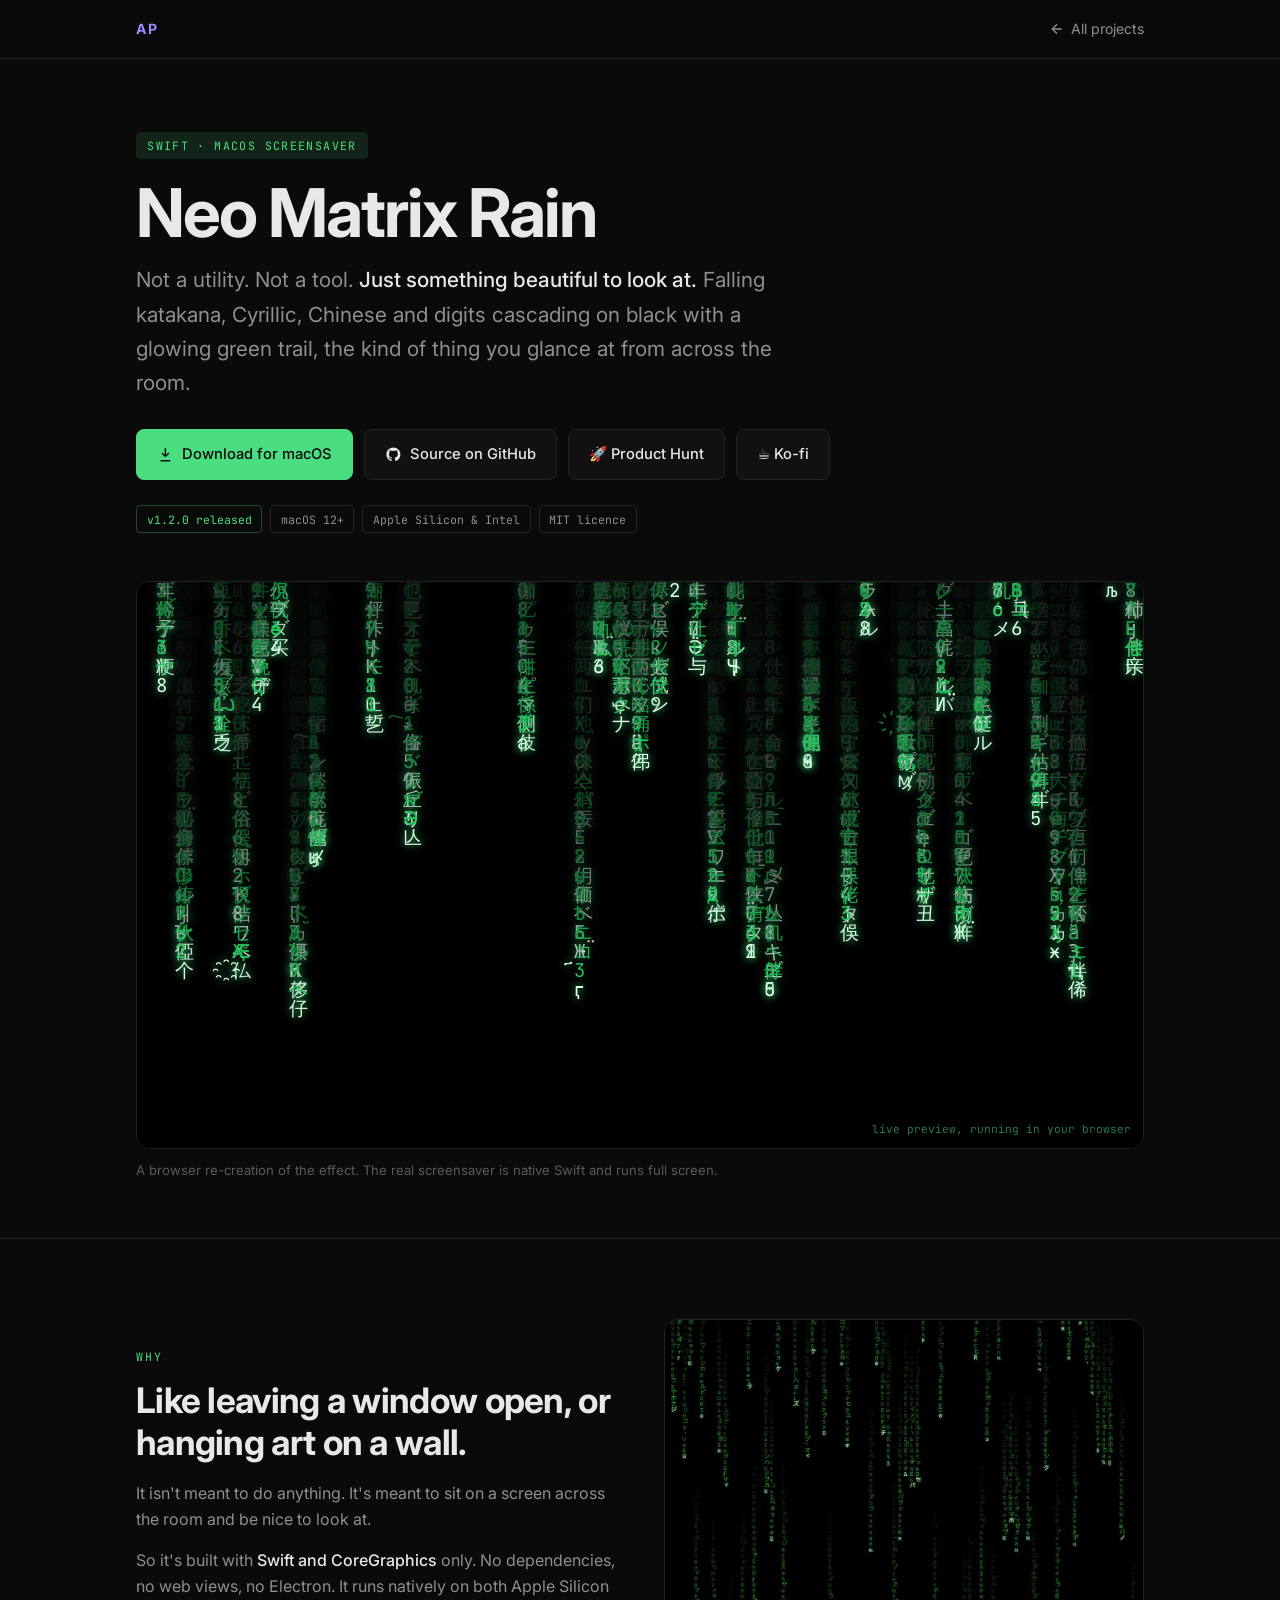
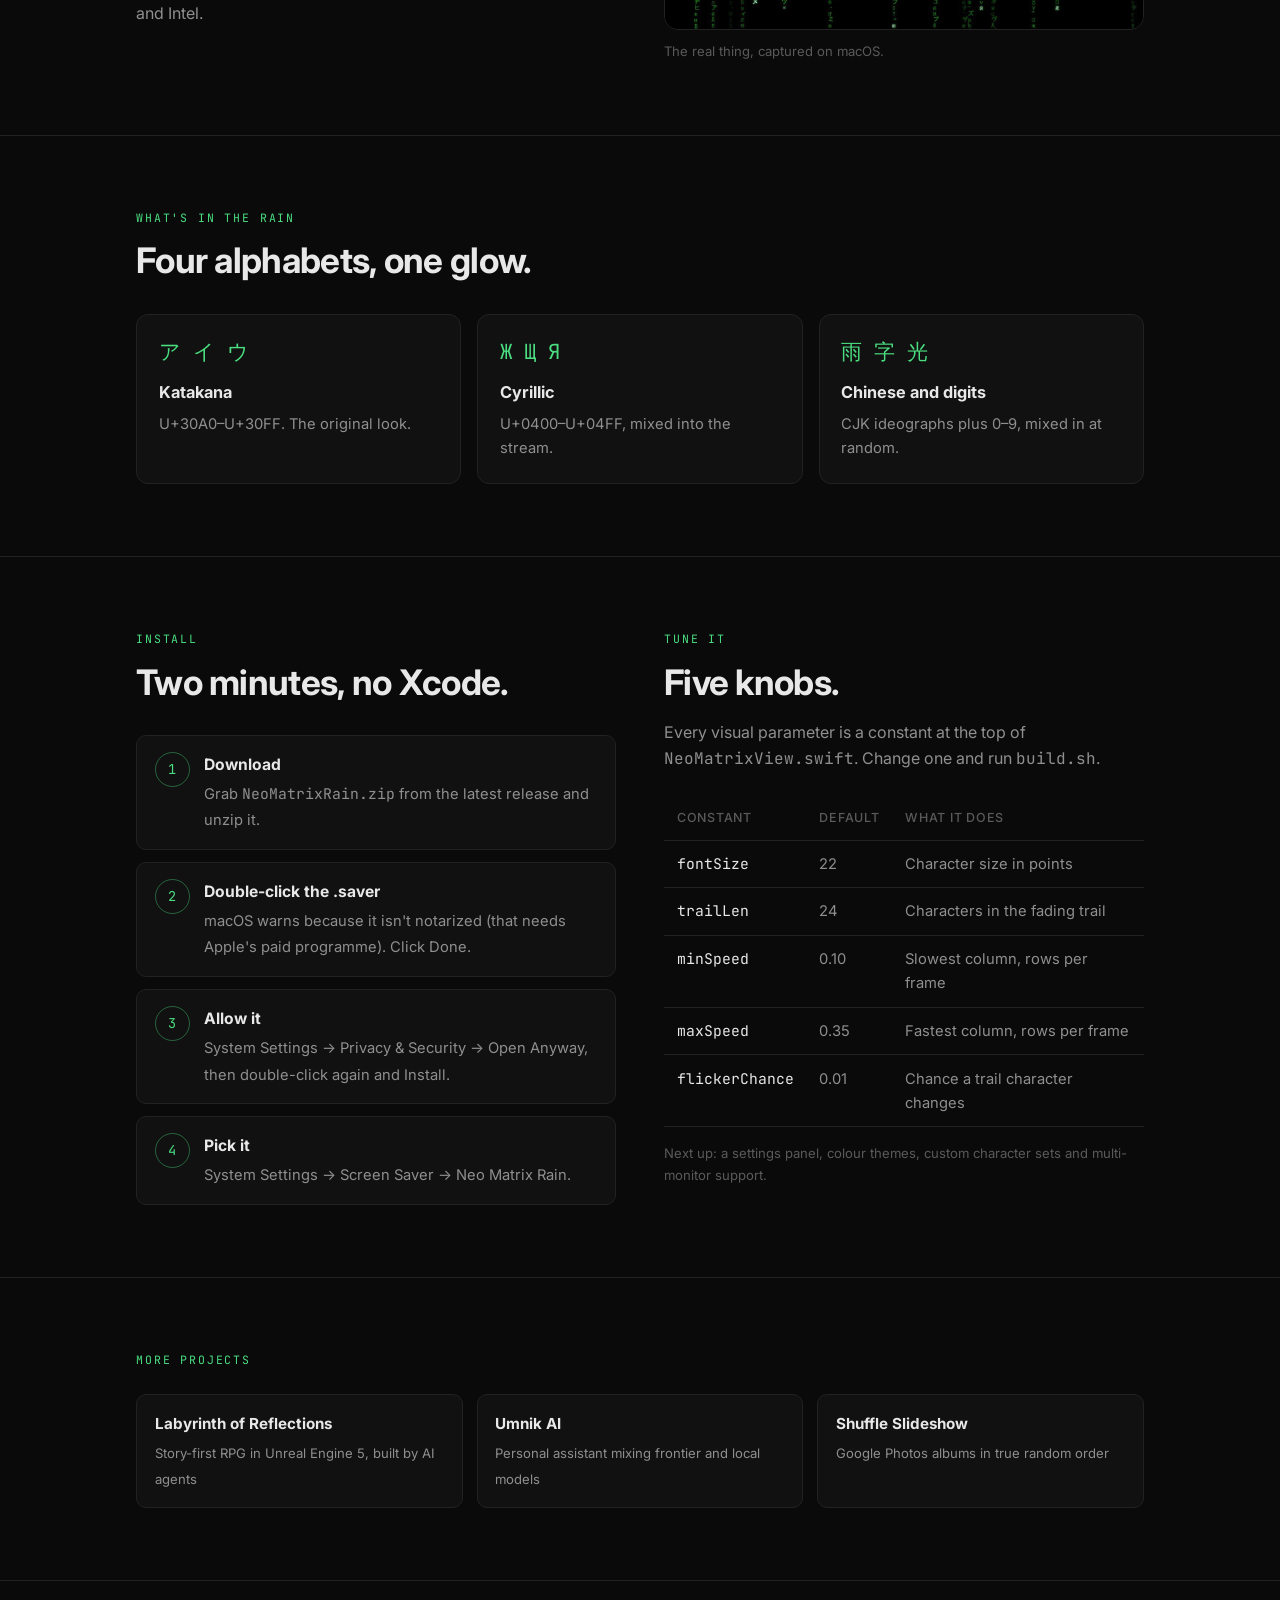
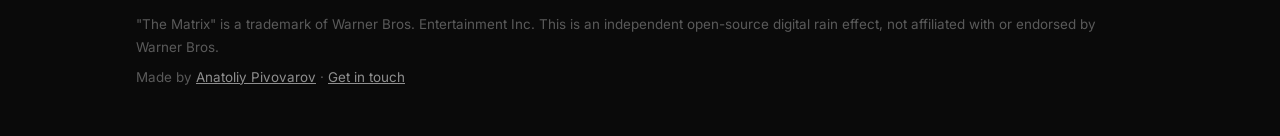
<file: neo-matrix-rain/index.html>
<!DOCTYPE html>
<html lang="en">
<head>
  <meta charset="UTF-8" />
  <meta name="viewport" content="width=device-width, initial-scale=1.0" />
  <title>Neo Matrix Rain</title>
  <meta name="description" content="A free, open-source digital rain screensaver for macOS. Native Swift and CoreGraphics, no dependencies." />
  <meta property="og:title" content="Neo Matrix Rain" />
  <meta property="og:description" content="A free, open-source digital rain screensaver for macOS. Native Swift and CoreGraphics, no dependencies." />
  <meta property="og:image" content="screenshot.jpg" />
  <link rel="preconnect" href="https://fonts.googleapis.com" />
  <link rel="preconnect" href="https://fonts.gstatic.com" crossorigin />
  <link href="https://fonts.googleapis.com/css2?family=Inter:wght@300;400;500;600;700&family=JetBrains+Mono:wght@400;500&display=swap" rel="stylesheet" />
  <link rel="stylesheet" href="../project.css" />
  <style>
    #rain { width: 100%; aspect-ratio: 16 / 9; background: #000; }
    .showcase .hint { position: absolute; right: 12px; bottom: 10px; font-family: 'JetBrains Mono', monospace; font-size: .7rem; color: rgba(74,222,128,.55); }
  </style>
</head>
<body style="--hue: #4ade80;">

  <nav class="pnav">
    <div class="container">
      <a href="/" class="logo">AP</a>
      <a href="/#projects" class="back"><svg viewBox="0 0 24 24" fill="none" stroke="currentColor" stroke-width="2"><path d="M19 12H5M12 19l-7-7 7-7"/></svg>All projects</a>
    </div>
  </nav>

  <header class="phero">
    <div class="container">
      <span class="ptag">Swift · macOS screensaver</span>
      <h1>Neo Matrix Rain</h1>
      <p class="one">Not a utility. Not a tool. <b>Just something beautiful to look at.</b> Falling katakana, Cyrillic, Chinese and digits cascading on black with a glowing green trail, the kind of thing you glance at from across the room.</p>
      <div class="btns">
        <a class="btn primary" href="https://github.com/pivovarovanatol/neo-matrix-rain/releases/latest" target="_blank" rel="noopener">
          <svg viewBox="0 0 24 24" fill="none" stroke="currentColor" stroke-width="2"><path d="M12 3v12m0 0l-5-5m5 5l5-5M5 21h14"/></svg>
          Download for macOS
        </a>
        <a class="btn" href="https://github.com/pivovarovanatol/neo-matrix-rain" target="_blank" rel="noopener">
          <svg viewBox="0 0 24 24" fill="currentColor"><path d="M12 2C6.477 2 2 6.477 2 12c0 4.418 2.865 8.166 6.839 9.489.5.092.682-.217.682-.482 0-.237-.009-.868-.013-1.703-2.782.604-3.369-1.34-3.369-1.34-.454-1.156-1.11-1.463-1.11-1.463-.908-.62.069-.608.069-.608 1.003.07 1.531 1.03 1.531 1.03.892 1.529 2.341 1.087 2.91.832.092-.647.35-1.088.636-1.338-2.22-.253-4.555-1.11-4.555-4.943 0-1.091.39-1.984 1.029-2.683-.103-.253-.446-1.27.098-2.647 0 0 .84-.269 2.75 1.025A9.578 9.578 0 0112 6.836a9.59 9.59 0 012.504.337c1.909-1.294 2.747-1.025 2.747-1.025.546 1.377.202 2.394.1 2.647.64.699 1.028 1.592 1.028 2.683 0 3.842-2.339 4.687-4.566 4.935.359.309.678.919.678 1.852 0 1.336-.012 2.415-.012 2.743 0 .267.18.578.688.48C19.138 20.163 22 16.418 22 12c0-5.523-4.477-10-10-10z"/></svg>
          Source on GitHub
        </a>
        <a class="btn" href="https://www.producthunt.com/products/neo-matrix-rain" target="_blank" rel="noopener">🚀 Product Hunt</a>
        <a class="btn" href="https://ko-fi.com/anatoliypivovarov" target="_blank" rel="noopener">☕ Ko-fi</a>
      </div>
      <div class="meta"><span class="live">v1.2.0 released</span><span>macOS 12+</span><span>Apple Silicon &amp; Intel</span><span>MIT licence</span></div>
    </div>
  </header>

  <div class="container">
    <div class="showcase">
      <canvas id="rain" aria-label="Live digital rain animation"></canvas>
      <span class="hint">live preview, running in your browser</span>
    </div>
    <p class="caption">A browser re-creation of the effect. The real screensaver is native Swift and runs full screen.</p>
  </div>

  <section class="psec" style="margin-top:56px;">
    <div class="container split">
      <div>
        <p class="label">Why</p>
        <h2>Like leaving a window open, or hanging art on a wall.</h2>
        <div class="prose">
          <p>It isn't meant to do anything. It's meant to sit on a screen across the room and be nice to look at.</p>
          <p>So it's built with <b>Swift and CoreGraphics</b> only. No dependencies, no web views, no Electron. It runs natively on both Apple Silicon and Intel.</p>
        </div>
      </div>
      <figure>
        <div class="showcase"><img src="screenshot.jpg" alt="Neo Matrix Rain running as a macOS screensaver" loading="lazy" /></div>
        <figcaption class="caption">The real thing, captured on macOS.</figcaption>
      </figure>
    </div>
  </section>

  <section class="psec">
    <div class="container">
      <p class="label">What's in the rain</p>
      <h2>Four alphabets, one glow.</h2>
      <div class="cards">
        <div class="card"><div class="ico mono" style="color:var(--hue)">ア イ ウ</div><h3>Katakana</h3><p>U+30A0–U+30FF. The original look.</p></div>
        <div class="card"><div class="ico mono" style="color:var(--hue)">Ж Щ Я</div><h3>Cyrillic</h3><p>U+0400–U+04FF, mixed into the stream.</p></div>
        <div class="card"><div class="ico mono" style="color:var(--hue)">雨 字 光</div><h3>Chinese and digits</h3><p>CJK ideographs plus 0–9, mixed in at random.</p></div>
      </div>
    </div>
  </section>

  <section class="psec">
    <div class="container split" style="align-items:start;">
      <div>
        <p class="label">Install</p>
        <h2>Two minutes, no Xcode.</h2>
        <ol class="steps">
          <li><div><b>Download</b><span>Grab <code>NeoMatrixRain.zip</code> from the latest release and unzip it.</span></div></li>
          <li><div><b>Double-click the .saver</b><span>macOS warns because it isn't notarized (that needs Apple's paid programme). Click Done.</span></div></li>
          <li><div><b>Allow it</b><span>System Settings → Privacy &amp; Security → Open Anyway, then double-click again and Install.</span></div></li>
          <li><div><b>Pick it</b><span>System Settings → Screen Saver → Neo Matrix Rain.</span></div></li>
        </ol>
      </div>
      <div>
        <p class="label">Tune it</p>
        <h2>Five knobs.</h2>
        <p class="prose">Every visual parameter is a constant at the top of <code>NeoMatrixView.swift</code>. Change one and run <code>build.sh</code>.</p>
        <div class="tbl-wrap">
          <table class="tbl">
            <tr><th>Constant</th><th>Default</th><th>What it does</th></tr>
            <tr><td><code>fontSize</code></td><td>22</td><td>Character size in points</td></tr>
            <tr><td><code>trailLen</code></td><td>24</td><td>Characters in the fading trail</td></tr>
            <tr><td><code>minSpeed</code></td><td>0.10</td><td>Slowest column, rows per frame</td></tr>
            <tr><td><code>maxSpeed</code></td><td>0.35</td><td>Fastest column, rows per frame</td></tr>
            <tr><td><code>flickerChance</code></td><td>0.01</td><td>Chance a trail character changes</td></tr>
          </table>
        </div>
        <p class="caption" style="margin-top:1rem;">Next up: a settings panel, colour themes, custom character sets and multi-monitor support.</p>
      </div>
    </div>
  </section>

  <section class="psec">
    <div class="container">
      <p class="label">More projects</p>
      <div class="more">
        <a href="/labyrinth/"><b>Labyrinth of Reflections</b><span>Story-first RPG in Unreal Engine 5, built by AI agents</span></a>
        <a href="/umnik/"><b>Umnik AI</b><span>Personal assistant mixing frontier and local models</span></a>
        <a href="/shuffle-slideshow/"><b>Shuffle Slideshow</b><span>Google Photos albums in true random order</span></a>
      </div>
    </div>
  </section>

  <footer class="pfoot">
    <div class="container">
      <p>"The Matrix" is a trademark of Warner Bros. Entertainment Inc. This is an independent open-source digital rain effect, not affiliated with or endorsed by Warner Bros.</p>
      <p>Made by <a href="/">Anatoliy Pivovarov</a> · <a href="/#contact">Get in touch</a></p>
    </div>
  </footer>

  <script>
    (() => {
      const c = document.getElementById('rain');
      const ctx = c.getContext('2d');
      const ranges = [[0x30A0, 0x30FF], [0x0400, 0x04FF], [0x4E00, 0x4FFF], [0x30, 0x39]];
      const pick = () => { const [a, b] = ranges[Math.random() * ranges.length | 0]; return String.fromCharCode(a + (Math.random() * (b - a + 1) | 0)); };
      let size, cols, drops, w, h, running = false, last = 0;
      const reduce = matchMedia('(prefers-reduced-motion: reduce)').matches;

      function resize() {
        const dpr = Math.min(window.devicePixelRatio || 1, 2);
        w = c.clientWidth; h = c.clientHeight;
        c.width = w * dpr; c.height = h * dpr;
        ctx.setTransform(dpr, 0, 0, dpr, 0, 0);
        size = Math.max(12, Math.round(w / 52));
        cols = Math.ceil(w / size);
        drops = Array.from({ length: cols }, () => ({ y: Math.random() * -h / size, v: 0.1 + Math.random() * 0.25 }));
        ctx.fillStyle = '#000'; ctx.fillRect(0, 0, w, h);
      }

      function frame(t) {
        if (!running) return;
        if (t - last > 33) {
          last = t;
          ctx.fillStyle = 'rgba(0,0,0,0.085)';
          ctx.fillRect(0, 0, w, h);
          ctx.font = `${size}px "JetBrains Mono", monospace`;
          ctx.textBaseline = 'top';
          for (let i = 0; i < cols; i++) {
            const d = drops[i];
            const y = Math.floor(d.y) * size;
            ctx.fillStyle = '#d8ffe4';
            ctx.shadowColor = '#4ade80'; ctx.shadowBlur = 8;
            ctx.fillText(pick(), i * size, y);
            ctx.shadowBlur = 0;
            ctx.fillStyle = '#22c55e';
            ctx.fillText(pick(), i * size, y - size);
            d.y += d.v * 2.2;
            if (y > h && Math.random() > 0.975) { d.y = Math.random() * -20; d.v = 0.1 + Math.random() * 0.25; }
          }
        }
        requestAnimationFrame(frame);
      }

      function start() { if (!running && !reduce) { running = true; requestAnimationFrame(frame); } }
      function stop() { running = false; }

      resize();
      if (reduce) { for (let k = 0; k < 90; k++) { running = true; last = -1e9; frame(performance.now()); } running = false; }
      new IntersectionObserver(e => e[0].isIntersecting ? start() : stop()).observe(c);
      let rt; addEventListener('resize', () => { clearTimeout(rt); rt = setTimeout(resize, 150); });
    })();
  </script>
</body>
</html>
</file>
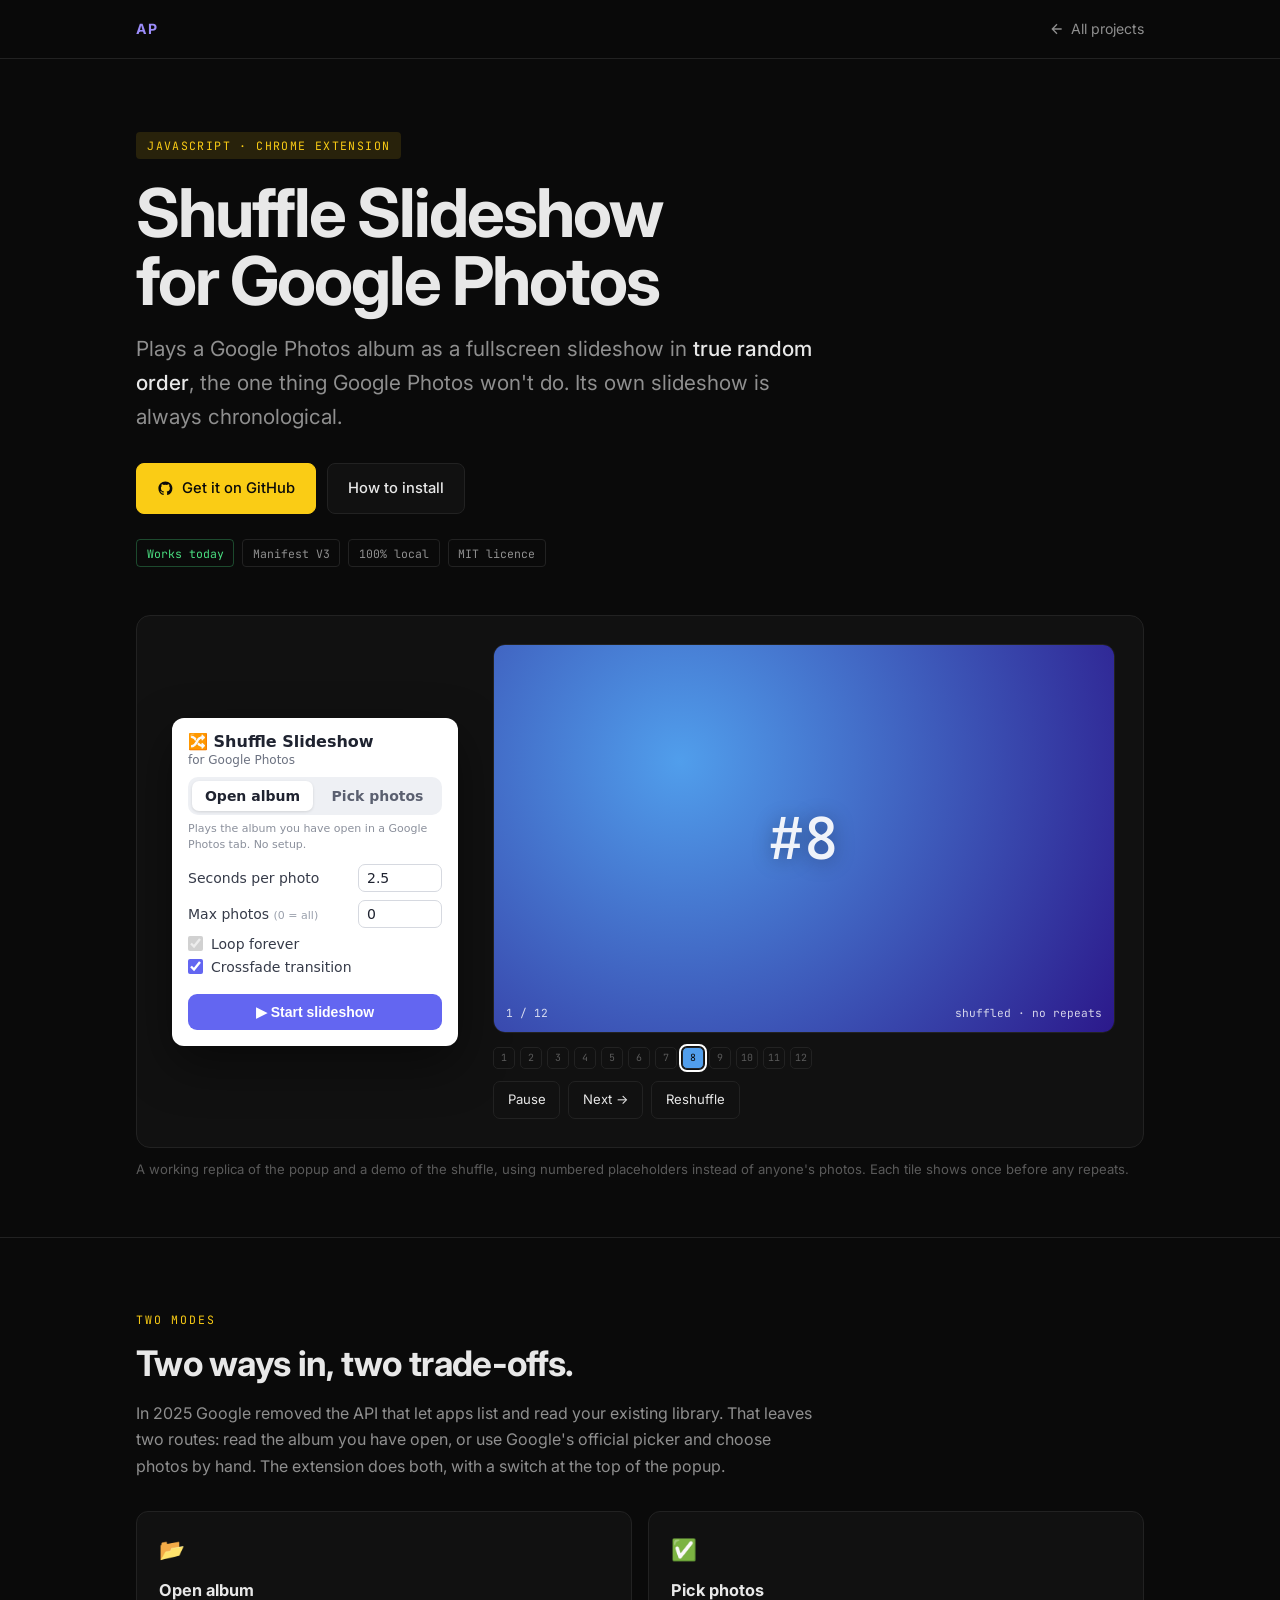
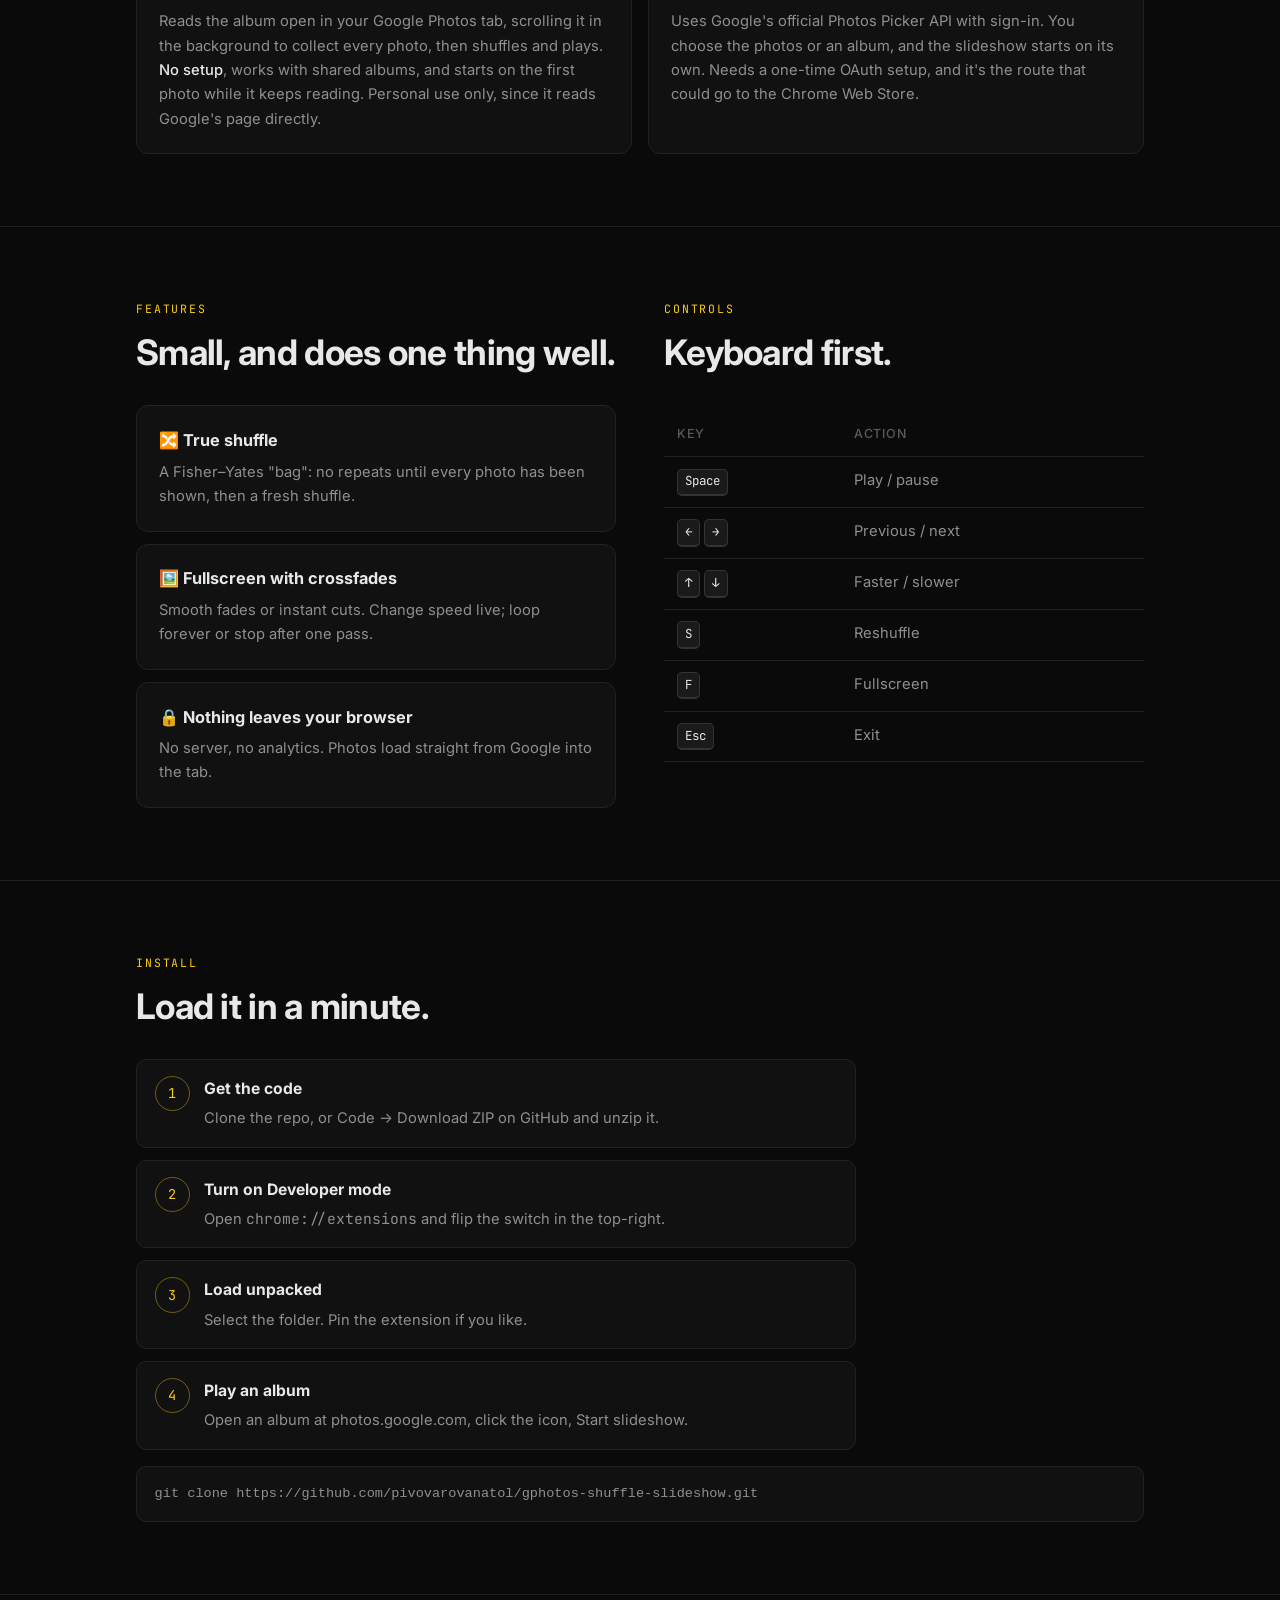
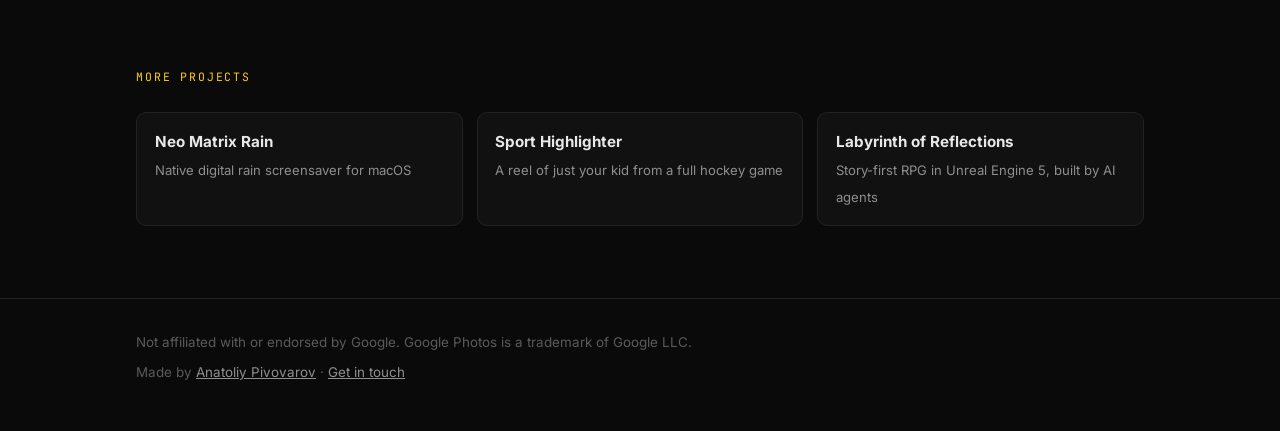
<file: shuffle-slideshow/index.html>
<!DOCTYPE html>
<html lang="en">
<head>
  <meta charset="UTF-8" />
  <meta name="viewport" content="width=device-width, initial-scale=1.0" />
  <title>Shuffle Slideshow</title>
  <meta name="description" content="A Chrome extension that plays a Google Photos album as a fullscreen slideshow in true random order." />
  <meta property="og:title" content="Shuffle Slideshow for Google Photos" />
  <meta property="og:description" content="Play a Google Photos album as a fullscreen slideshow in true random order. Open source Chrome extension." />
  <link rel="preconnect" href="https://fonts.googleapis.com" />
  <link rel="preconnect" href="https://fonts.gstatic.com" crossorigin />
  <link href="https://fonts.googleapis.com/css2?family=Inter:wght@300;400;500;600;700&family=JetBrains+Mono:wght@400;500&display=swap" rel="stylesheet" />
  <link rel="stylesheet" href="../project.css" />
  <style>
    .demo { display: grid; grid-template-columns: 300px 1fr; gap: 28px; align-items: center; }
    /* replica of the extension popup, using its own styles */
    .popup { width: 286px; padding: 14px 16px 16px; background: #fff; color: #1f2330; border-radius: 12px; font: 14px system-ui, -apple-system, "Segoe UI", sans-serif; box-shadow: 0 18px 50px rgba(0,0,0,.45); justify-self: center; }
    .popup h4 { margin: 0; font-size: 16px; }
    .popup .sub { margin: 2px 0 10px; color: #6b7180; font-size: 12px; }
    .popup .modes { display: flex; gap: 4px; margin: 8px 0 6px; padding: 4px; background: #eef0f4; border-radius: 10px; }
    .popup .mode { flex: 1; padding: 7px 8px; border: 0; border-radius: 7px; background: transparent; color: #5b6070; font: inherit; font-weight: 600; cursor: pointer; }
    .popup .mode.active { background: #fff; color: #1f2330; box-shadow: 0 1px 3px rgba(0,0,0,.12); }
    .popup .desc { margin: 2px 0 10px; font-size: 11px; line-height: 1.5; color: #8b909c; min-height: 33px; }
    .popup .row { display: flex; align-items: center; justify-content: space-between; margin: 8px 0; color: #363b49; }
    .popup .row small { color: #9aa0ac; font-size: 11px; }
    .popup .row input { width: 84px; padding: 5px 8px; border: 1px solid #d6d9e0; border-radius: 7px; font: inherit; color: #1f2330; background: #fff; }
    .popup .check { display: flex; align-items: center; gap: 8px; margin: 7px 0; color: #363b49; }
    .popup .check input { width: 15px; height: 15px; accent-color: #6366f1; }
    .popup .start { width: 100%; margin-top: 12px; padding: 10px; border: 0; border-radius: 9px; background: #6366f1; color: #fff; font-size: 14px; font-weight: 600; cursor: pointer; }
    .popup .start:hover { background: #5457e5; }

    /* slideshow demo */
    .stage { position: relative; aspect-ratio: 16 / 10; border-radius: 12px; overflow: hidden; background: #000; border: 1px solid var(--border); }
    .slide { position: absolute; inset: 0; display: grid; place-items: center; opacity: 0; transition: opacity .8s ease; }
    .slide.on { opacity: 1; }
    .slide span { font-family: 'JetBrains Mono', monospace; font-size: clamp(2rem, 6vw, 3.6rem); font-weight: 500; color: rgba(255,255,255,.92); text-shadow: 0 2px 20px rgba(0,0,0,.35); }
    .hud { position: absolute; left: 12px; right: 12px; bottom: 10px; display: flex; justify-content: space-between; align-items: center; font-family: 'JetBrains Mono', monospace; font-size: .7rem; color: rgba(255,255,255,.8); }
    .bag { display: flex; gap: 5px; margin-top: 14px; flex-wrap: wrap; }
    .bag i { width: 22px; height: 22px; border-radius: 5px; border: 1px solid var(--border); display: grid; place-items: center; font-style: normal; font-family: 'JetBrains Mono', monospace; font-size: .62rem; color: var(--text-dim); transition: background .3s, color .3s; }
    .bag i.seen { color: #0a0a0a; }
    .bag i.now { outline: 2px solid #fff; outline-offset: 1px; }
    .ctrl { display: flex; gap: .5rem; margin-top: 12px; }
    .ctrl button { font: inherit; font-size: .82rem; padding: .45rem .85rem; border-radius: 7px; border: 1px solid var(--border); background: var(--bg2); color: var(--text); cursor: pointer; }
    .ctrl button:hover { border-color: var(--hue); }
    @media (max-width: 860px) { .demo { grid-template-columns: 1fr; } }
  </style>
</head>
<body style="--hue: #facc15;">

  <nav class="pnav">
    <div class="container">
      <a href="/" class="logo">AP</a>
      <a href="/#projects" class="back"><svg viewBox="0 0 24 24" fill="none" stroke="currentColor" stroke-width="2"><path d="M19 12H5M12 19l-7-7 7-7"/></svg>All projects</a>
    </div>
  </nav>

  <header class="phero">
    <div class="container">
      <span class="ptag">JavaScript · Chrome extension</span>
      <h1>Shuffle Slideshow<br />for Google Photos</h1>
      <p class="one">Plays a Google Photos album as a fullscreen slideshow in <b>true random order</b>, the one thing Google Photos won't do. Its own slideshow is always chronological.</p>
      <div class="btns">
        <a class="btn primary" href="https://github.com/pivovarovanatol/gphotos-shuffle-slideshow" target="_blank" rel="noopener">
          <svg viewBox="0 0 24 24" fill="currentColor"><path d="M12 2C6.477 2 2 6.477 2 12c0 4.418 2.865 8.166 6.839 9.489.5.092.682-.217.682-.482 0-.237-.009-.868-.013-1.703-2.782.604-3.369-1.34-3.369-1.34-.454-1.156-1.11-1.463-1.11-1.463-.908-.62.069-.608.069-.608 1.003.07 1.531 1.03 1.531 1.03.892 1.529 2.341 1.087 2.91.832.092-.647.35-1.088.636-1.338-2.22-.253-4.555-1.11-4.555-4.943 0-1.091.39-1.984 1.029-2.683-.103-.253-.446-1.27.098-2.647 0 0 .84-.269 2.75 1.025A9.578 9.578 0 0112 6.836a9.59 9.59 0 012.504.337c1.909-1.294 2.747-1.025 2.747-1.025.546 1.377.202 2.394.1 2.647.64.699 1.028 1.592 1.028 2.683 0 3.842-2.339 4.687-4.566 4.935.359.309.678.919.678 1.852 0 1.336-.012 2.415-.012 2.743 0 .267.18.578.688.48C19.138 20.163 22 16.418 22 12c0-5.523-4.477-10-10-10z"/></svg>
          Get it on GitHub
        </a>
        <a class="btn" href="#install">How to install</a>
      </div>
      <div class="meta"><span class="live">Works today</span><span>Manifest V3</span><span>100% local</span><span>MIT licence</span></div>
    </div>
  </header>

  <div class="container">
    <div class="showcase pad">
      <div class="demo">
        <div class="popup" aria-label="The extension's popup">
          <h4>🔀 Shuffle Slideshow</h4>
          <p class="sub">for Google Photos</p>
          <div class="modes">
            <button class="mode active" data-mode="scraper" type="button">Open album</button>
            <button class="mode" data-mode="picker" type="button">Pick photos</button>
          </div>
          <p class="desc" id="desc">Plays the album you have open in a Google Photos tab. No setup.</p>
          <label class="row"><span>Seconds per photo</span><input id="secs" type="number" min="1" max="10" step="0.5" value="2.5" /></label>
          <label class="row" id="maxRow"><span>Max photos <small>(0 = all)</small></span><input type="number" value="0" readonly /></label>
          <label class="check"><input type="checkbox" checked disabled /> <span>Loop forever</span></label>
          <label class="check"><input id="fade" type="checkbox" checked /> <span>Crossfade transition</span></label>
          <button class="start" id="start" type="button">▶ Start slideshow</button>
        </div>
        <div>
          <div class="stage" id="stage" aria-label="Slideshow demo with numbered placeholder photos">
            <div class="hud"><span id="count">1 / 12</span><span>shuffled · no repeats</span></div>
          </div>
          <div class="bag" id="bag" aria-hidden="true"></div>
          <div class="ctrl">
            <button type="button" id="pause">Pause</button>
            <button type="button" id="next">Next →</button>
            <button type="button" id="reshuffle">Reshuffle</button>
          </div>
        </div>
      </div>
    </div>
    <p class="caption">A working replica of the popup and a demo of the shuffle, using numbered placeholders instead of anyone's photos. Each tile shows once before any repeats.</p>
  </div>

  <section class="psec" style="margin-top:56px;">
    <div class="container">
      <p class="label">Two modes</p>
      <h2>Two ways in, two trade-offs.</h2>
      <p class="prose">In 2025 Google removed the API that let apps list and read your existing library. That leaves two routes: read the album you have open, or use Google's official picker and choose photos by hand. The extension does both, with a switch at the top of the popup.</p>
      <div class="cards two">
        <div class="card">
          <div class="ico">📂</div>
          <h3>Open album</h3>
          <p>Reads the album open in your Google Photos tab, scrolling it in the background to collect every photo, then shuffles and plays. <b style="color:var(--text);font-weight:500">No setup</b>, works with shared albums, and starts on the first photo while it keeps reading. Personal use only, since it reads Google's page directly.</p>
        </div>
        <div class="card">
          <div class="ico">✅</div>
          <h3>Pick photos</h3>
          <p>Uses Google's official Photos Picker API with sign-in. You choose the photos or an album, and the slideshow starts on its own. Needs a one-time OAuth setup, and it's the route that could go to the Chrome Web Store.</p>
        </div>
      </div>
    </div>
  </section>

  <section class="psec">
    <div class="container split" style="align-items:start;">
      <div>
        <p class="label">Features</p>
        <h2>Small, and does one thing well.</h2>
        <div class="cards" style="grid-template-columns:1fr; gap:12px;">
          <div class="card"><h3>🔀 True shuffle</h3><p>A Fisher–Yates "bag": no repeats until every photo has been shown, then a fresh shuffle.</p></div>
          <div class="card"><h3>🖼️ Fullscreen with crossfades</h3><p>Smooth fades or instant cuts. Change speed live; loop forever or stop after one pass.</p></div>
          <div class="card"><h3>🔒 Nothing leaves your browser</h3><p>No server, no analytics. Photos load straight from Google into the tab.</p></div>
        </div>
      </div>
      <div>
        <p class="label">Controls</p>
        <h2>Keyboard first.</h2>
        <div class="tbl-wrap">
          <table class="tbl">
            <tr><th>Key</th><th>Action</th></tr>
            <tr><td><kbd>Space</kbd></td><td>Play / pause</td></tr>
            <tr><td><kbd>←</kbd> <kbd>→</kbd></td><td>Previous / next</td></tr>
            <tr><td><kbd>↑</kbd> <kbd>↓</kbd></td><td>Faster / slower</td></tr>
            <tr><td><kbd>S</kbd></td><td>Reshuffle</td></tr>
            <tr><td><kbd>F</kbd></td><td>Fullscreen</td></tr>
            <tr><td><kbd>Esc</kbd></td><td>Exit</td></tr>
          </table>
        </div>
      </div>
    </div>
  </section>

  <section class="psec" id="install">
    <div class="container">
      <p class="label">Install</p>
      <h2>Load it in a minute.</h2>
      <ol class="steps" style="max-width:720px;">
        <li><div><b>Get the code</b><span>Clone the repo, or Code → Download ZIP on GitHub and unzip it.</span></div></li>
        <li><div><b>Turn on Developer mode</b><span>Open <code>chrome://extensions</code> and flip the switch in the top-right.</span></div></li>
        <li><div><b>Load unpacked</b><span>Select the folder. Pin the extension if you like.</span></div></li>
        <li><div><b>Play an album</b><span>Open an album at photos.google.com, click the icon, Start slideshow.</span></div></li>
      </ol>
      <pre>git clone https://github.com/pivovarovanatol/gphotos-shuffle-slideshow.git</pre>
    </div>
  </section>

  <section class="psec">
    <div class="container">
      <p class="label">More projects</p>
      <div class="more">
        <a href="/neo-matrix-rain/"><b>Neo Matrix Rain</b><span>Native digital rain screensaver for macOS</span></a>
        <a href="/sport-highlighter/"><b>Sport Highlighter</b><span>A reel of just your kid from a full hockey game</span></a>
        <a href="/labyrinth/"><b>Labyrinth of Reflections</b><span>Story-first RPG in Unreal Engine 5, built by AI agents</span></a>
      </div>
    </div>
  </section>

  <footer class="pfoot">
    <div class="container">
      <p>Not affiliated with or endorsed by Google. Google Photos is a trademark of Google LLC.</p>
      <p>Made by <a href="/">Anatoliy Pivovarov</a> · <a href="/#contact">Get in touch</a></p>
    </div>
  </footer>

  <script>
    (() => {
      // popup mode switch (same strings as the extension's popup.js)
      const desc = { scraper: 'Plays the album you have open in a Google Photos tab. No setup.', picker: "Pick photos in Google's official picker (needs a one-time OAuth setup — see README)." };
      const btnText = { scraper: '▶ Start slideshow', picker: '▶ Pick photos & start' };
      document.querySelectorAll('.popup .mode').forEach(b => b.addEventListener('click', () => {
        document.querySelectorAll('.popup .mode').forEach(x => x.classList.toggle('active', x === b));
        const m = b.dataset.mode;
        document.getElementById('desc').textContent = desc[m];
        document.getElementById('start').textContent = btnText[m];
        document.getElementById('maxRow').style.display = m === 'scraper' ? '' : 'none';
      }));

      // shuffle-bag demo
      const N = 12;
      const hues = Array.from({ length: N }, (_, i) => Math.round(i * 360 / N));
      const stage = document.getElementById('stage');
      const bagEl = document.getElementById('bag');
      const slides = hues.map((h, i) => {
        const d = document.createElement('div');
        d.className = 'slide';
        d.style.background = `radial-gradient(circle at 30% 30%, hsl(${h} 80% 62%), hsl(${(h + 40) % 360} 70% 32%))`;
        d.innerHTML = `<span>#${i + 1}</span>`;
        stage.insertBefore(d, stage.firstChild);
        const dot = document.createElement('i'); dot.textContent = i + 1; bagEl.appendChild(dot);
        return d;
      });
      const dots = [...bagEl.children];
      let order = [], pos = -1, timer = null, paused = false;
      const shuffle = a => { for (let i = a.length - 1; i > 0; i--) { const j = Math.random() * (i + 1) | 0; [a[i], a[j]] = [a[j], a[i]]; } return a; };
      function newBag() { order = shuffle([...Array(N).keys()]); pos = -1; dots.forEach(d => { d.classList.remove('seen', 'now'); d.style.background = ''; }); }
      function show() {
        if (++pos >= N) newBag(), pos = 0;
        const k = order[pos];
        const fade = document.getElementById('fade').checked;
        slides.forEach((s, i) => { s.style.transition = fade ? '' : 'none'; s.classList.toggle('on', i === k); });
        dots.forEach(d => d.classList.remove('now'));
        dots[k].classList.add('seen', 'now'); dots[k].style.background = `hsl(${hues[k]} 80% 62%)`;
        document.getElementById('count').textContent = `${pos + 1} / ${N}`;
      }
      function secs() { const v = parseFloat(document.getElementById('secs').value); return Math.min(10, Math.max(1, isNaN(v) ? 2.5 : v)) * 1000; }
      function loop() { clearTimeout(timer); if (!paused) timer = setTimeout(() => { show(); loop(); }, secs()); }
      document.getElementById('next').onclick = () => { show(); loop(); };
      document.getElementById('reshuffle').onclick = () => { newBag(); show(); loop(); };
      document.getElementById('pause').onclick = e => { paused = !paused; e.target.textContent = paused ? 'Play' : 'Pause'; loop(); };
      document.getElementById('start').onclick = () => { paused = false; document.getElementById('pause').textContent = 'Pause'; newBag(); show(); loop(); };
      document.getElementById('secs').onchange = loop;
      newBag(); show();
      if (!matchMedia('(prefers-reduced-motion: reduce)').matches) loop(); else { paused = true; document.getElementById('pause').textContent = 'Play'; }
    })();
  </script>
</body>
</html>
</file>
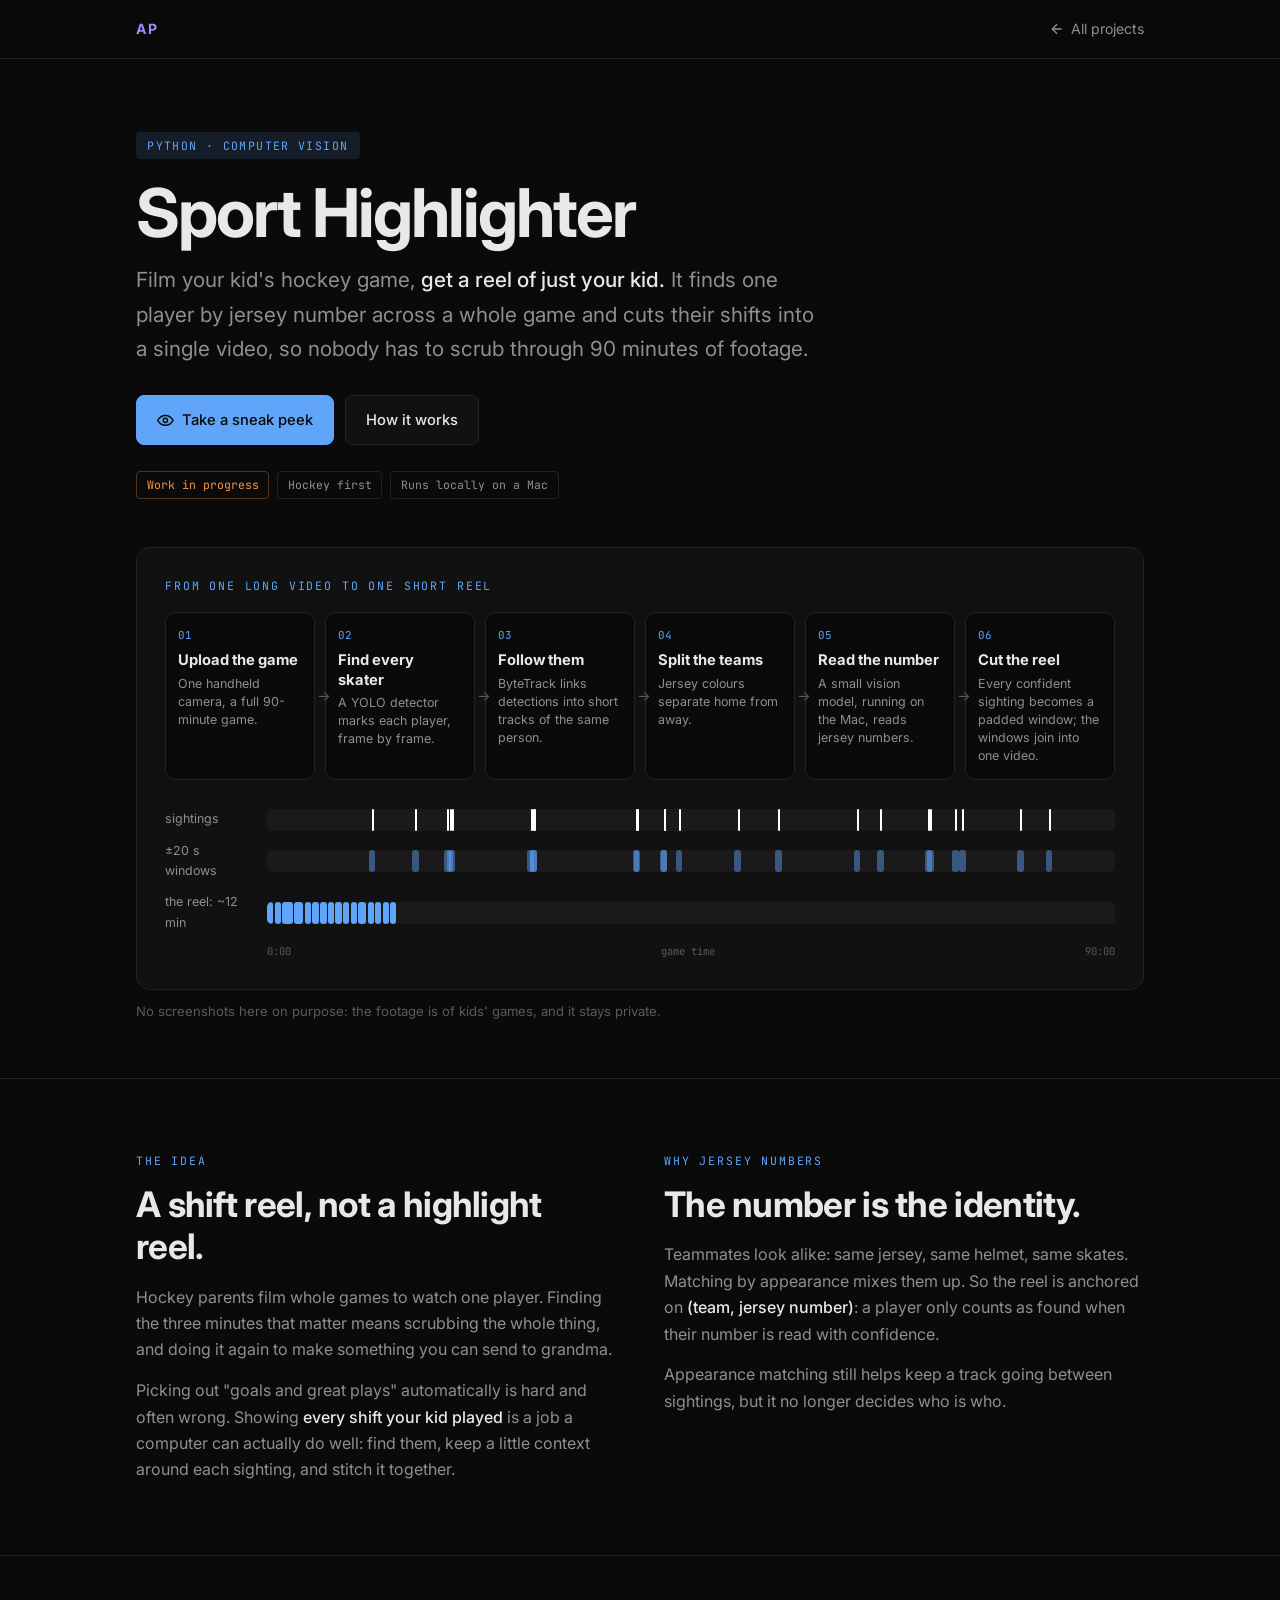
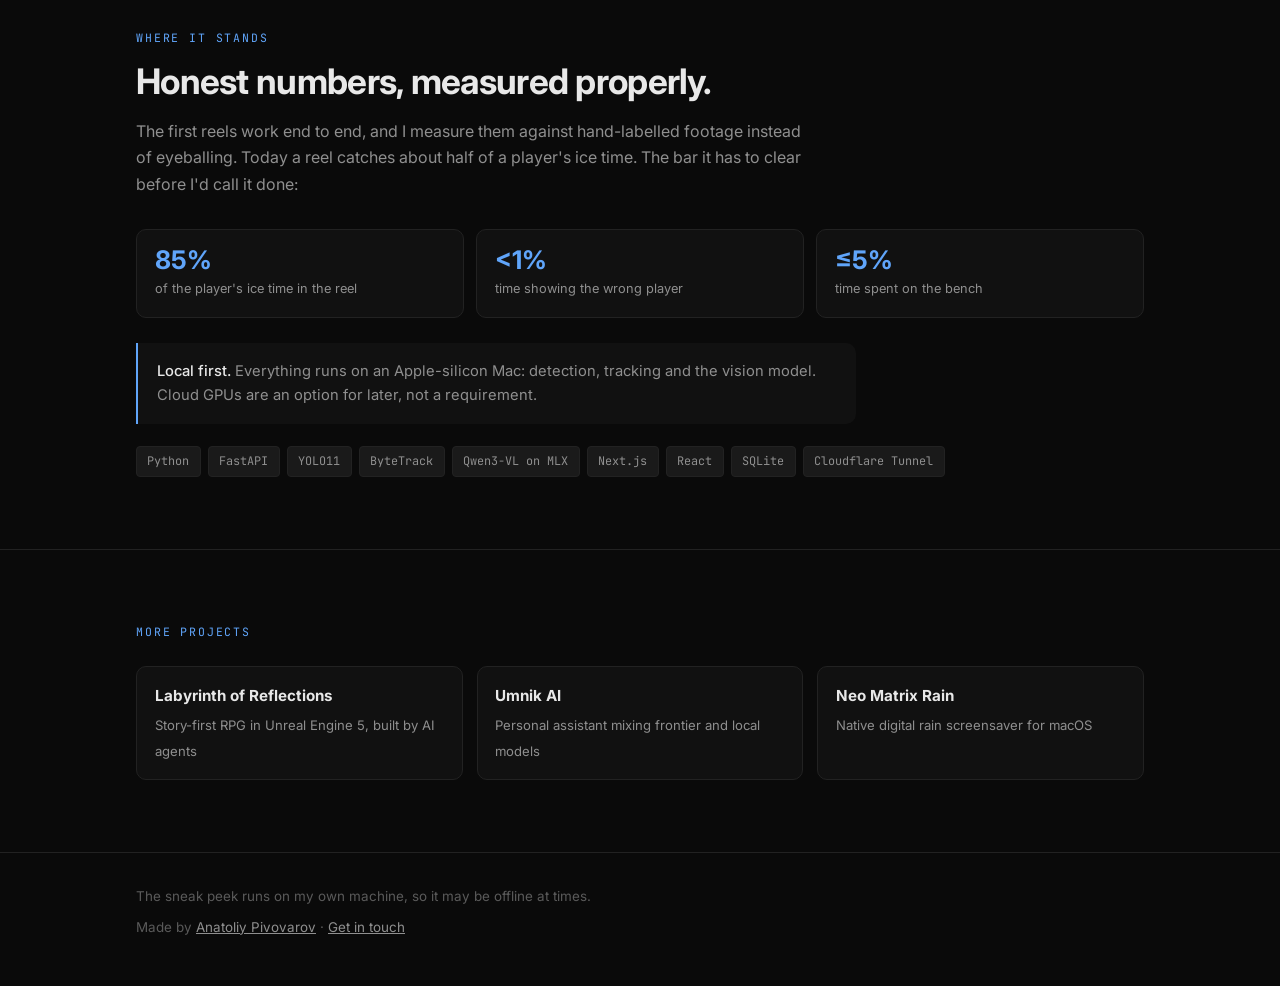
<file: sport-highlighter/index.html>
<!DOCTYPE html>
<html lang="en">
<head>
  <meta charset="UTF-8" />
  <meta name="viewport" content="width=device-width, initial-scale=1.0" />
  <title>Sport Highlighter</title>
  <meta name="description" content="Film your kid's hockey game, get a reel of just your kid. Computer vision finds a player by jersey number across a full game." />
  <meta property="og:title" content="Sport Highlighter" />
  <meta property="og:description" content="Film your kid's hockey game, get a reel of just your kid. Work in progress, sneak peek available." />
  <link rel="preconnect" href="https://fonts.googleapis.com" />
  <link rel="preconnect" href="https://fonts.gstatic.com" crossorigin />
  <link href="https://fonts.googleapis.com/css2?family=Inter:wght@300;400;500;600;700&family=JetBrains+Mono:wght@400;500&display=swap" rel="stylesheet" />
  <link rel="stylesheet" href="../project.css" />
  <style>
    /* pipeline */
    .pipe { display: grid; grid-template-columns: repeat(6, 1fr); gap: 10px; counter-reset: p; }
    .pipe li { list-style: none; position: relative; background: var(--bg); border: 1px solid var(--border); border-radius: 10px; padding: 14px 12px 14px; }
    .pipe li::before { counter-increment: p; content: counter(p, decimal-leading-zero); display: block; font-family: 'JetBrains Mono', monospace; font-size: .68rem; color: var(--hue); margin-bottom: 6px; }
    .pipe li:not(:last-child)::after { content: "→"; position: absolute; right: -10px; top: 50%; transform: translate(50%, -50%); color: var(--text-dim); font-size: .9rem; z-index: 1; }
    .pipe b { display: block; font-size: .92rem; line-height: 1.3; margin-bottom: 4px; }
    .pipe span { display: block; font-size: .78rem; color: var(--text-muted); line-height: 1.45; }
    .pipe code { font-size: .72rem; color: var(--text); }
    @media (max-width: 860px) {
      .pipe { grid-template-columns: 1fr 1fr; }
      .pipe li::after { display: none; }
    }
    @media (max-width: 480px) { .pipe { grid-template-columns: 1fr; } }

    /* timeline illustration */
    .tl { margin-top: 1.8rem; }
    .tl-row { display: grid; grid-template-columns: 90px 1fr; gap: 12px; align-items: center; margin-bottom: 10px; font-size: .78rem; color: var(--text-muted); }
    .tl-bar { position: relative; height: 22px; border-radius: 5px; background: var(--bg3); overflow: hidden; }
    .tl-bar i { position: absolute; top: 0; bottom: 0; border-radius: 3px; }
    .tl-bar.see i { background: #fff; width: 2px; }
    .tl-bar.win i { background: color-mix(in srgb, var(--hue) 45%, transparent); }
    .tl-bar.reel i { background: var(--hue); }
    .tl-axis { display: flex; justify-content: space-between; margin-left: 102px; font-family: 'JetBrains Mono', monospace; font-size: .66rem; color: var(--text-dim); }
    @media (max-width: 480px) { .tl-row { grid-template-columns: 64px 1fr; } .tl-axis { margin-left: 76px; } }
  </style>
</head>
<body style="--hue: #60a5fa;">

  <nav class="pnav">
    <div class="container">
      <a href="/" class="logo">AP</a>
      <a href="/#projects" class="back"><svg viewBox="0 0 24 24" fill="none" stroke="currentColor" stroke-width="2"><path d="M19 12H5M12 19l-7-7 7-7"/></svg>All projects</a>
    </div>
  </nav>

  <header class="phero">
    <div class="container">
      <span class="ptag">Python · computer vision</span>
      <h1>Sport Highlighter</h1>
      <p class="one">Film your kid's hockey game, <b>get a reel of just your kid.</b> It finds one player by jersey number across a whole game and cuts their shifts into a single video, so nobody has to scrub through 90 minutes of footage.</p>
      <div class="btns">
        <a class="btn primary" href="https://highlighter.pivovarovanatol.com" target="_blank" rel="noopener">
          <svg viewBox="0 0 24 24" fill="none" stroke="currentColor" stroke-width="2"><path d="M1 12s4-7 11-7 11 7 11 7-4 7-11 7S1 12 1 12z"/><circle cx="12" cy="12" r="3"/></svg>
          Take a sneak peek
        </a>
        <a class="btn" href="#how">How it works</a>
      </div>
      <div class="meta"><span class="wip">Work in progress</span><span>Hockey first</span><span>Runs locally on a Mac</span></div>
    </div>
  </header>

  <div class="container">
    <div class="showcase pad">
      <p class="label" style="margin-bottom:1.1rem;">From one long video to one short reel</p>
      <ol class="pipe">
        <li><b>Upload the game</b><span>One handheld camera, a full 90-minute game.</span></li>
        <li><b>Find every skater</b><span>A YOLO detector marks each player, frame by frame.</span></li>
        <li><b>Follow them</b><span>ByteTrack links detections into short tracks of the same person.</span></li>
        <li><b>Split the teams</b><span>Jersey colours separate home from away.</span></li>
        <li><b>Read the number</b><span>A small vision model, running on the Mac, reads jersey numbers.</span></li>
        <li><b>Cut the reel</b><span>Every confident sighting becomes a padded window; the windows join into one video.</span></li>
      </ol>
      <div class="tl" aria-hidden="true">
        <div class="tl-row"><span>sightings</span><div class="tl-bar see" id="see"></div></div>
        <div class="tl-row"><span>±20 s windows</span><div class="tl-bar win" id="win"></div></div>
        <div class="tl-row"><span id="reelLen">the reel</span><div class="tl-bar reel" id="reel"></div></div>
        <div class="tl-axis"><span>0:00</span><span>game time</span><span>90:00</span></div>
      </div>
    </div>
    <p class="caption">No screenshots here on purpose: the footage is of kids' games, and it stays private.</p>
  </div>

  <section class="psec" style="margin-top:56px;" id="how">
    <div class="container split" style="align-items:start;">
      <div>
        <p class="label">The idea</p>
        <h2>A shift reel, not a highlight reel.</h2>
        <div class="prose">
          <p>Hockey parents film whole games to watch one player. Finding the three minutes that matter means scrubbing the whole thing, and doing it again to make something you can send to grandma.</p>
          <p>Picking out "goals and great plays" automatically is hard and often wrong. Showing <b>every shift your kid played</b> is a job a computer can actually do well: find them, keep a little context around each sighting, and stitch it together.</p>
        </div>
      </div>
      <div>
        <p class="label">Why jersey numbers</p>
        <h2>The number is the identity.</h2>
        <div class="prose">
          <p>Teammates look alike: same jersey, same helmet, same skates. Matching by appearance mixes them up. So the reel is anchored on <b>(team, jersey number)</b>: a player only counts as found when their number is read with confidence.</p>
          <p>Appearance matching still helps keep a track going between sightings, but it no longer decides who is who.</p>
        </div>
      </div>
    </div>
  </section>

  <section class="psec">
    <div class="container">
      <p class="label">Where it stands</p>
      <h2>Honest numbers, measured properly.</h2>
      <p class="prose">The first reels work end to end, and I measure them against hand-labelled footage instead of eyeballing. Today a reel catches about half of a player's ice time. The bar it has to clear before I'd call it done:</p>
      <div class="stats">
        <div class="stat"><b>85%</b><span>of the player's ice time in the reel</span></div>
        <div class="stat"><b>&lt;1%</b><span>time showing the wrong player</span></div>
        <div class="stat"><b>≤5%</b><span>time spent on the bench</span></div>
      </div>
      <div class="note"><b>Local first.</b> Everything runs on an Apple-silicon Mac: detection, tracking and the vision model. Cloud GPUs are an option for later, not a requirement.</div>
      <div class="chips">
        <span>Python</span><span>FastAPI</span><span>YOLO11</span><span>ByteTrack</span><span>Qwen3-VL on MLX</span><span>Next.js</span><span>React</span><span>SQLite</span><span>Cloudflare Tunnel</span>
      </div>
    </div>
  </section>

  <section class="psec">
    <div class="container">
      <p class="label">More projects</p>
      <div class="more">
        <a href="/labyrinth/"><b>Labyrinth of Reflections</b><span>Story-first RPG in Unreal Engine 5, built by AI agents</span></a>
        <a href="/umnik/"><b>Umnik AI</b><span>Personal assistant mixing frontier and local models</span></a>
        <a href="/neo-matrix-rain/"><b>Neo Matrix Rain</b><span>Native digital rain screensaver for macOS</span></a>
      </div>
    </div>
  </section>

  <footer class="pfoot">
    <div class="container">
      <p>The sneak peek runs on my own machine, so it may be offline at times.</p>
      <p>Made by <a href="/">Anatoliy Pivovarov</a> · <a href="/#contact">Get in touch</a></p>
    </div>
  </footer>

  <script>
    // Illustrative timeline: random sightings -> padded windows -> merged reel.
    (() => {
      const GAME = 90 * 60, PAD = 20;
      let seed = 7; const rnd = () => (seed = (seed * 16807) % 2147483647) / 2147483647;
      const shifts = []; let t = 60;
      while (t < GAME - 60) { const len = 35 + rnd() * 25; if (rnd() < 0.55) shifts.push([t, t + len]); t += len + 60 + rnd() * 90; }
      const sightings = [];
      shifts.forEach(([a, b]) => { const n = 1 + (rnd() * 3 | 0); for (let i = 0; i < n; i++) if (rnd() < 0.8) sightings.push(a + rnd() * (b - a)); });
      const wins = sightings.map(s => [Math.max(0, s - PAD), Math.min(GAME, s + PAD)]).sort((x, y) => x[0] - y[0]);
      const merged = []; wins.forEach(w => { const l = merged[merged.length - 1]; if (l && w[0] <= l[1]) l[1] = Math.max(l[1], w[1]); else merged.push([...w]); });
      const pct = v => (v / GAME * 100).toFixed(3) + '%';
      const put = (id, items, point) => { const el = document.getElementById(id); items.forEach(it => { const i = document.createElement('i'); if (point) i.style.left = pct(it); else { i.style.left = pct(it[0]); i.style.width = pct(it[1] - it[0]); } el.appendChild(i); }); };
      put('see', sightings, true); put('win', wins);
      // the reel: the merged windows packed end to end, on the same scale as the game
      let x = 0; const packed = merged.map(([a, b]) => { const seg = [x, x + (b - a)]; x += (b - a) + 8; return seg; });
      put('reel', packed);
      const mins = Math.round(merged.reduce((s, [a, b]) => s + b - a, 0) / 60);
      document.getElementById('reelLen').textContent = `the reel: ~${mins} min`;
    })();
  </script>
</body>
</html>
</file>
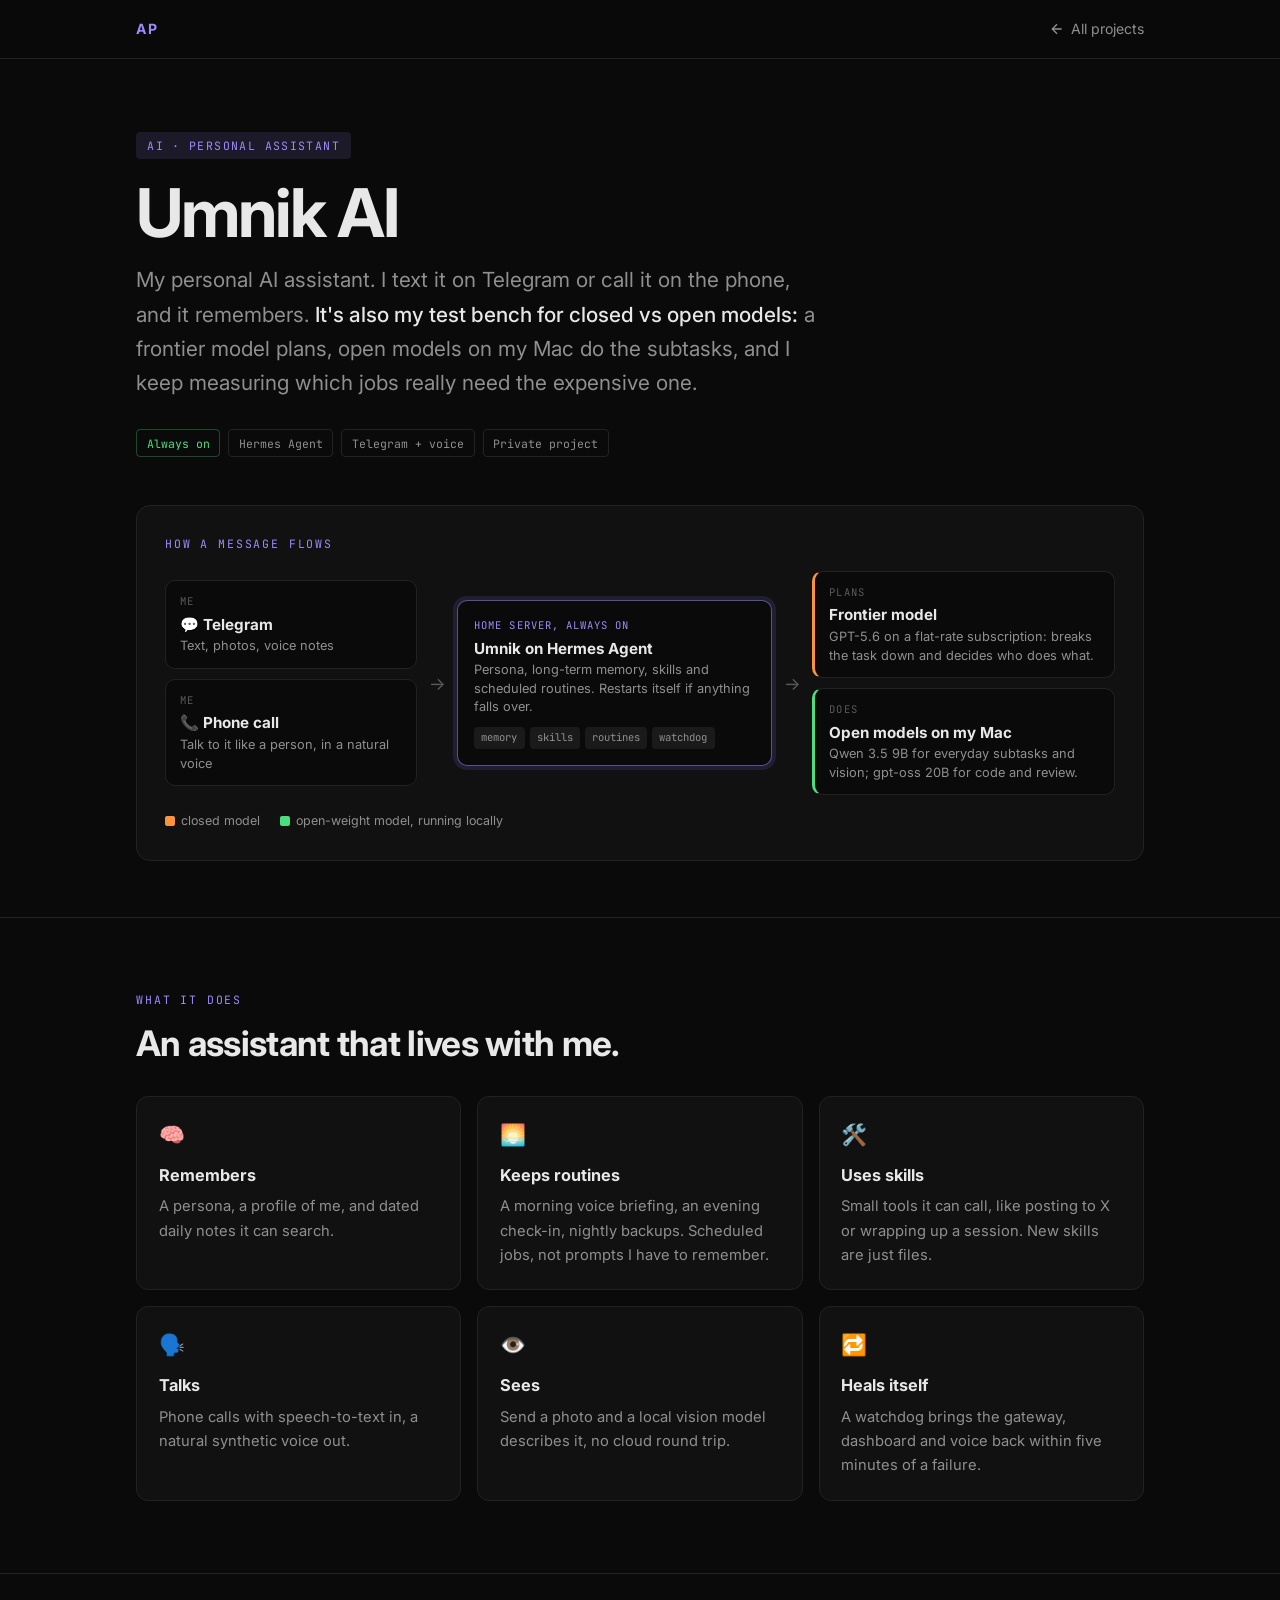
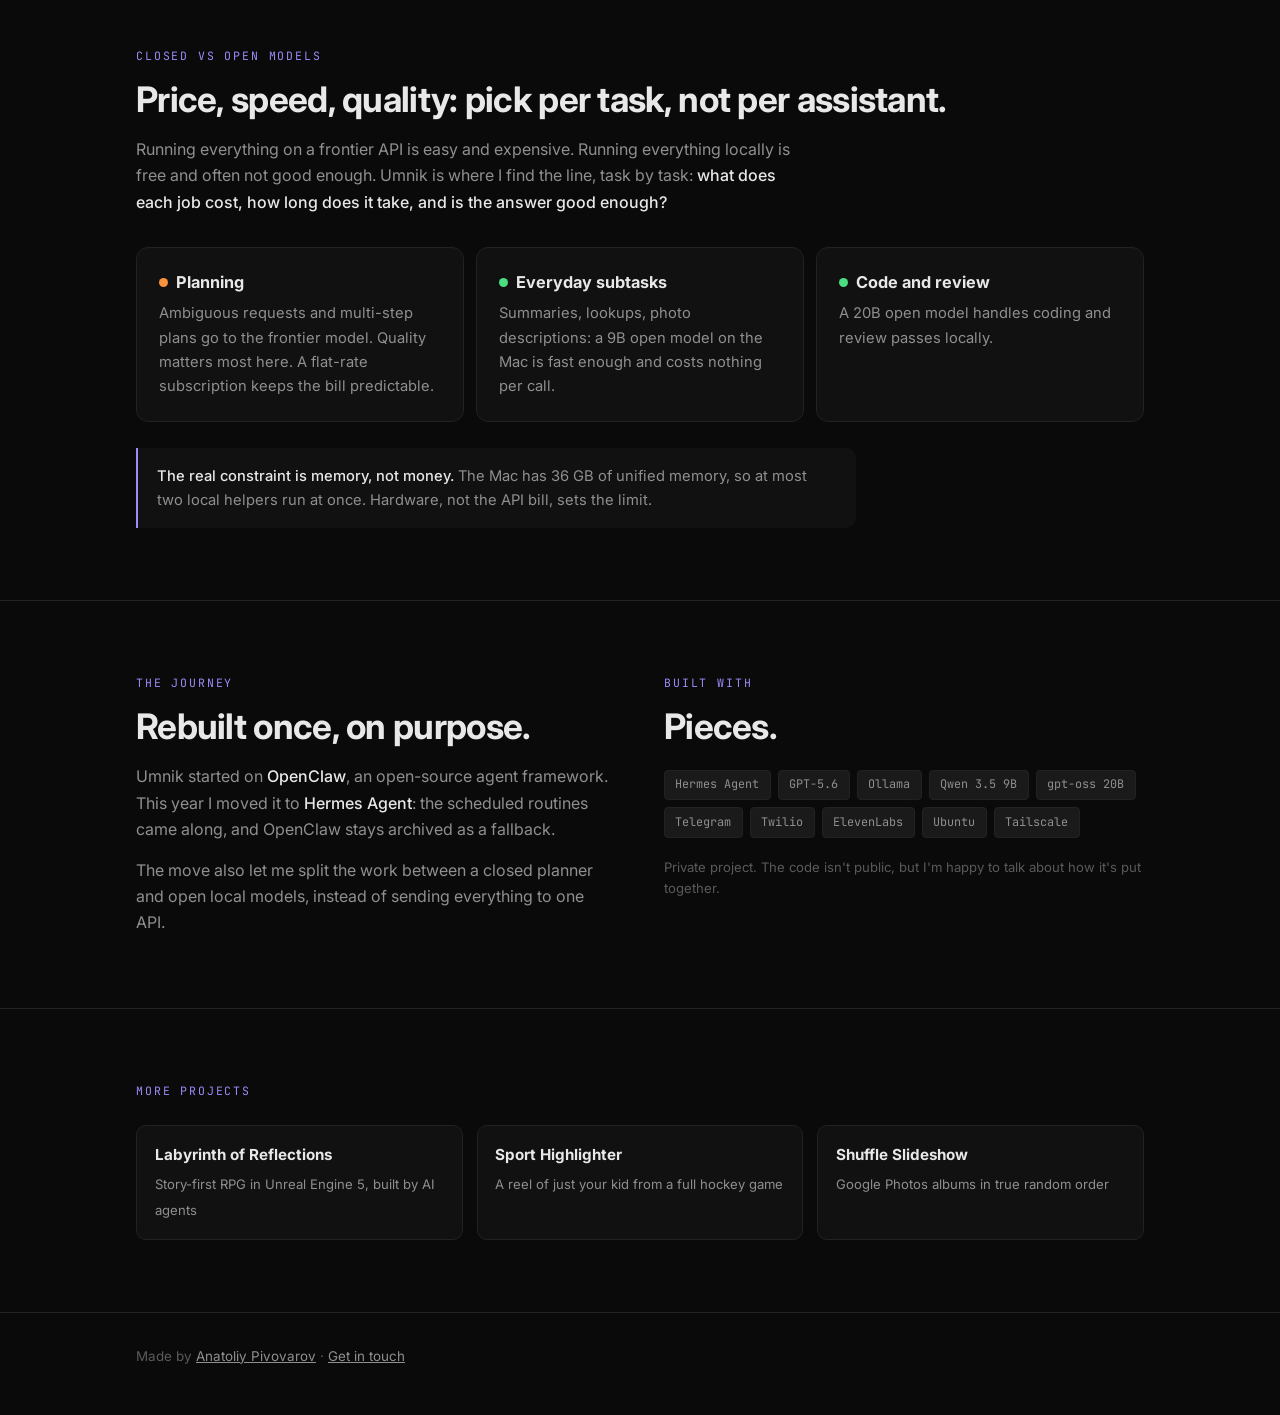
<file: umnik/index.html>
<!DOCTYPE html>
<html lang="en">
<head>
  <meta charset="UTF-8" />
  <meta name="viewport" content="width=device-width, initial-scale=1.0" />
  <title>Umnik AI</title>
  <meta name="description" content="A personal AI assistant on Telegram and the phone, with memory and daily routines. A frontier model plans; open models on a Mac do the work." />
  <meta property="og:title" content="Umnik AI" />
  <meta property="og:description" content="A personal AI assistant on Telegram and the phone. A frontier model plans; open models on a Mac do the work." />
  <link rel="preconnect" href="https://fonts.googleapis.com" />
  <link rel="preconnect" href="https://fonts.gstatic.com" crossorigin />
  <link href="https://fonts.googleapis.com/css2?family=Inter:wght@300;400;500;600;700&family=JetBrains+Mono:wght@400;500&display=swap" rel="stylesheet" />
  <link rel="stylesheet" href="../project.css" />
  <style>
    /* flow diagram */
    .flow { display: grid; grid-template-columns: 1fr 40px 1.25fr 40px 1.2fr; align-items: center; gap: 0; }
    .col { display: grid; gap: 10px; }
    .node { background: var(--bg); border: 1px solid var(--border); border-radius: 10px; padding: 12px 14px; }
    .node .k { font-family: 'JetBrains Mono', monospace; font-size: .66rem; letter-spacing: .1em; text-transform: uppercase; color: var(--text-dim); margin-bottom: 4px; }
    .node b { display: block; font-size: .95rem; line-height: 1.3; }
    .node span { display: block; font-size: .8rem; color: var(--text-muted); margin-top: 3px; line-height: 1.45; }
    .node.core { border-color: color-mix(in srgb, var(--hue) 55%, transparent); box-shadow: 0 0 0 4px var(--accent-glow); padding: 16px; }
    .node.core .k { color: var(--hue); }
    .node.closed { border-left: 3px solid var(--orange); }
    .node.open { border-left: 3px solid var(--green); }
    .tags { display: flex; flex-wrap: wrap; gap: 5px; margin-top: 10px; }
    .tags i { font-style: normal; font-family: 'JetBrains Mono', monospace; font-size: .66rem; padding: .15rem .45rem; border-radius: 4px; background: var(--bg3); color: var(--text-muted); }
    .arrow { text-align: center; color: var(--text-dim); font-size: 1.1rem; }
    .legend { display: flex; gap: 1.2rem; flex-wrap: wrap; margin-top: 1rem; font-size: .78rem; color: var(--text-muted); }
    .legend i { display: inline-block; width: 10px; height: 10px; border-radius: 2px; margin-right: .4rem; vertical-align: -1px; }
    @media (max-width: 860px) {
      .flow { grid-template-columns: 1fr; gap: 6px; }
      .arrow { transform: rotate(90deg); padding: 2px 0; }
    }
    .split-cost { display: grid; grid-template-columns: repeat(3, 1fr); gap: 12px; margin-top: 2rem; }
    .split-cost .card h3 { display: flex; align-items: center; gap: .5rem; }
    .dot { width: 9px; height: 9px; border-radius: 50%; display: inline-block; }
    @media (max-width: 860px) { .split-cost { grid-template-columns: 1fr; } }
  </style>
</head>
<body style="--hue: #9b8cf9;">

  <nav class="pnav">
    <div class="container">
      <a href="/" class="logo">AP</a>
      <a href="/#projects" class="back"><svg viewBox="0 0 24 24" fill="none" stroke="currentColor" stroke-width="2"><path d="M19 12H5M12 19l-7-7 7-7"/></svg>All projects</a>
    </div>
  </nav>

  <header class="phero">
    <div class="container">
      <span class="ptag">AI · personal assistant</span>
      <h1>Umnik AI</h1>
      <p class="one">My personal AI assistant. I text it on Telegram or call it on the phone, and it remembers. <b>It's also my test bench for closed vs open models:</b> a frontier model plans, open models on my Mac do the subtasks, and I keep measuring which jobs really need the expensive one.</p>
      <div class="meta"><span class="live">Always on</span><span>Hermes Agent</span><span>Telegram + voice</span><span>Private project</span></div>
    </div>
  </header>

  <div class="container">
    <div class="showcase pad">
      <p class="label" style="margin-bottom:1.1rem;">How a message flows</p>
      <div class="flow">
        <div class="col">
          <div class="node"><div class="k">Me</div><b>💬 Telegram</b><span>Text, photos, voice notes</span></div>
          <div class="node"><div class="k">Me</div><b>📞 Phone call</b><span>Talk to it like a person, in a natural voice</span></div>
        </div>
        <div class="arrow">→</div>
        <div class="node core">
          <div class="k">Home server, always on</div>
          <b>Umnik on Hermes Agent</b>
          <span>Persona, long-term memory, skills and scheduled routines. Restarts itself if anything falls over.</span>
          <div class="tags"><i>memory</i><i>skills</i><i>routines</i><i>watchdog</i></div>
        </div>
        <div class="arrow">→</div>
        <div class="col">
          <div class="node closed"><div class="k">Plans</div><b>Frontier model</b><span>GPT-5.6 on a flat-rate subscription: breaks the task down and decides who does what.</span></div>
          <div class="node open"><div class="k">Does</div><b>Open models on my Mac</b><span>Qwen 3.5 9B for everyday subtasks and vision; gpt-oss 20B for code and review.</span></div>
        </div>
      </div>
      <div class="legend"><span><i style="background:var(--orange)"></i>closed model</span><span><i style="background:var(--green)"></i>open-weight model, running locally</span></div>
    </div>
  </div>

  <section class="psec" style="margin-top:56px;">
    <div class="container">
      <p class="label">What it does</p>
      <h2>An assistant that lives with me.</h2>
      <div class="cards">
        <div class="card"><div class="ico">🧠</div><h3>Remembers</h3><p>A persona, a profile of me, and dated daily notes it can search.</p></div>
        <div class="card"><div class="ico">🌅</div><h3>Keeps routines</h3><p>A morning voice briefing, an evening check-in, nightly backups. Scheduled jobs, not prompts I have to remember.</p></div>
        <div class="card"><div class="ico">🛠️</div><h3>Uses skills</h3><p>Small tools it can call, like posting to X or wrapping up a session. New skills are just files.</p></div>
        <div class="card"><div class="ico">🗣️</div><h3>Talks</h3><p>Phone calls with speech-to-text in, a natural synthetic voice out.</p></div>
        <div class="card"><div class="ico">👁️</div><h3>Sees</h3><p>Send a photo and a local vision model describes it, no cloud round trip.</p></div>
        <div class="card"><div class="ico">🔁</div><h3>Heals itself</h3><p>A watchdog brings the gateway, dashboard and voice back within five minutes of a failure.</p></div>
      </div>
    </div>
  </section>

  <section class="psec">
    <div class="container">
      <p class="label">Closed vs open models</p>
      <h2>Price, speed, quality: pick per task, not per assistant.</h2>
      <div class="prose">
        <p>Running everything on a frontier API is easy and expensive. Running everything locally is free and often not good enough. Umnik is where I find the line, task by task: <b>what does each job cost, how long does it take, and is the answer good enough?</b></p>
      </div>
      <div class="split-cost">
        <div class="card"><h3><span class="dot" style="background:var(--orange)"></span>Planning</h3><p>Ambiguous requests and multi-step plans go to the frontier model. Quality matters most here. A flat-rate subscription keeps the bill predictable.</p></div>
        <div class="card"><h3><span class="dot" style="background:var(--green)"></span>Everyday subtasks</h3><p>Summaries, lookups, photo descriptions: a 9B open model on the Mac is fast enough and costs nothing per call.</p></div>
        <div class="card"><h3><span class="dot" style="background:var(--green)"></span>Code and review</h3><p>A 20B open model handles coding and review passes locally.</p></div>
      </div>
      <div class="note"><b>The real constraint is memory, not money.</b> The Mac has 36 GB of unified memory, so at most two local helpers run at once. Hardware, not the API bill, sets the limit.</div>
    </div>
  </section>

  <section class="psec">
    <div class="container split" style="align-items:start;">
      <div>
        <p class="label">The journey</p>
        <h2>Rebuilt once, on purpose.</h2>
        <div class="prose">
          <p>Umnik started on <b>OpenClaw</b>, an open-source agent framework. This year I moved it to <b>Hermes Agent</b>: the scheduled routines came along, and OpenClaw stays archived as a fallback.</p>
          <p>The move also let me split the work between a closed planner and open local models, instead of sending everything to one API.</p>
        </div>
      </div>
      <div>
        <p class="label">Built with</p>
        <h2>Pieces.</h2>
        <div class="chips">
          <span>Hermes Agent</span><span>GPT-5.6</span><span>Ollama</span><span>Qwen 3.5 9B</span><span>gpt-oss 20B</span><span>Telegram</span><span>Twilio</span><span>ElevenLabs</span><span>Ubuntu</span><span>Tailscale</span>
        </div>
        <p class="caption" style="margin-top:1.2rem;">Private project. The code isn't public, but I'm happy to talk about how it's put together.</p>
      </div>
    </div>
  </section>

  <section class="psec">
    <div class="container">
      <p class="label">More projects</p>
      <div class="more">
        <a href="/labyrinth/"><b>Labyrinth of Reflections</b><span>Story-first RPG in Unreal Engine 5, built by AI agents</span></a>
        <a href="/sport-highlighter/"><b>Sport Highlighter</b><span>A reel of just your kid from a full hockey game</span></a>
        <a href="/shuffle-slideshow/"><b>Shuffle Slideshow</b><span>Google Photos albums in true random order</span></a>
      </div>
    </div>
  </section>

  <footer class="pfoot">
    <div class="container">
      <p>Made by <a href="/">Anatoliy Pivovarov</a> · <a href="/#contact">Get in touch</a></p>
    </div>
  </footer>
</body>
</html>
</file>
<file: styles.css>
/* ===== RESET & BASE ===== */
*, *::before, *::after { box-sizing: border-box; margin: 0; padding: 0; }

:root {
  --bg: #0a0a0a;
  --bg2: #111111;
  --bg3: #1a1a1a;
  --border: #222222;
  --text: #e8e8e8;
  --text-muted: #888888;
  --text-dim: #555555;
  --accent: #7c6af7;
  --accent-light: #9b8cf9;
  --accent-glow: rgba(124, 106, 247, 0.15);
  --green: #4ade80;
  --orange: #fb923c;
  --blue: #60a5fa;
}

html { scroll-behavior: smooth; }

body {
  font-family: 'Inter', sans-serif;
  background: var(--bg);
  color: var(--text);
  line-height: 1.6;
  -webkit-font-smoothing: antialiased;
}

.container {
  max-width: 1100px;
  margin: 0 auto;
  padding: 0 2rem;
}

a { color: inherit; text-decoration: none; }

/* ===== NAV ===== */
.nav {
  position: fixed;
  top: 0; left: 0; right: 0;
  z-index: 100;
  border-bottom: 1px solid transparent;
  transition: border-color 0.3s, background 0.3s;
  padding: 1.25rem 0;
}

.nav.scrolled {
  background: rgba(10, 10, 10, 0.9);
  backdrop-filter: blur(12px);
  border-color: var(--border);
}

.nav-inner {
  max-width: 1100px;
  margin: 0 auto;
  padding: 0 2rem;
  display: flex;
  align-items: center;
  justify-content: space-between;
}

.nav-logo {
  font-family: 'JetBrains Mono', monospace;
  font-weight: 500;
  font-size: 1rem;
  color: var(--accent);
  letter-spacing: 0.05em;
}

.nav-links {
  list-style: none;
  display: flex;
  gap: 2.5rem;
}

.nav-links a {
  font-size: 0.875rem;
  color: var(--text-muted);
  transition: color 0.2s;
  letter-spacing: 0.02em;
}

.nav-links a:hover { color: var(--text); }

/* ===== HERO ===== */
.hero {
  min-height: 100vh;
  display: flex;
  flex-direction: column;
  justify-content: center;
  position: relative;
  padding: 8rem 0 4rem;
  overflow: hidden; /* keep the 700px glow from widening the page on phones */
}

.hero::before {
  content: '';
  position: absolute;
  top: -200px; left: -200px;
  width: 700px; height: 700px;
  background: radial-gradient(circle, rgba(124,106,247,0.08) 0%, transparent 70%);
  pointer-events: none;
}

.hero-tag {
  font-family: 'JetBrains Mono', monospace;
  font-size: 0.8rem;
  color: var(--accent);
  letter-spacing: 0.15em;
  text-transform: uppercase;
  margin-bottom: 1.5rem;
}

.hero-name {
  font-size: clamp(3.5rem, 8vw, 7rem);
  font-weight: 700;
  line-height: 1.0;
  letter-spacing: -0.03em;
  margin-bottom: 0.75rem;
}

.hero-sub {
  font-size: 1.5rem;
  color: var(--text-muted);
  font-weight: 300;
  margin-bottom: 2.5rem;
}

.hero-cta {
  display: flex;
  gap: 1rem;
  flex-wrap: wrap;
  margin-bottom: 3rem;
}

.hero-social {
  display: flex;
  gap: 1.25rem;
  align-items: center;
}

.hero-social a {
  color: var(--text-dim);
  transition: color 0.2s, transform 0.2s;
  display: flex;
  align-items: center;
}

.hero-social a:hover { color: var(--text); transform: translateY(-2px); }
.hero-social svg { width: 1.25rem; height: 1.25rem; }

.hero-scroll {
  position: absolute;
  bottom: 2.5rem;
  left: 50%;
  transform: translateX(-50%);
  display: flex;
  flex-direction: column;
  align-items: center;
  gap: 0.5rem;
}

.hero-scroll span {
  font-family: 'JetBrains Mono', monospace;
  font-size: 0.65rem;
  color: var(--text-dim);
  letter-spacing: 0.15em;
  text-transform: uppercase;
}

.scroll-line {
  width: 1px;
  height: 3rem;
  background: linear-gradient(to bottom, var(--text-dim), transparent);
  animation: scrollPulse 2s ease-in-out infinite;
}

@keyframes scrollPulse {
  0%, 100% { opacity: 0.3; }
  50% { opacity: 1; }
}

/* ===== BUTTONS ===== */
.btn {
  display: inline-flex;
  align-items: center;
  gap: 0.5rem;
  padding: 0.75rem 1.75rem;
  border-radius: 6px;
  font-size: 0.9rem;
  font-weight: 500;
  letter-spacing: 0.01em;
  transition: all 0.2s;
  cursor: pointer;
  border: none;
  font-family: 'Inter', sans-serif;
}

.btn-primary {
  background: var(--accent);
  color: #fff;
}

.btn-primary:hover {
  background: var(--accent-light);
  transform: translateY(-1px);
  box-shadow: 0 8px 24px rgba(124,106,247,0.3);
}

.btn-ghost {
  background: transparent;
  color: var(--text-muted);
  border: 1px solid var(--border);
}

.btn-ghost:hover {
  color: var(--text);
  border-color: var(--text-dim);
  transform: translateY(-1px);
}

/* ===== SECTIONS ===== */
.section {
  padding: 7rem 0;
}

.section-label {
  font-family: 'JetBrains Mono', monospace;
  font-size: 0.75rem;
  color: var(--accent);
  letter-spacing: 0.15em;
  text-transform: uppercase;
  margin-bottom: 1rem;
}

.section h2 {
  font-size: clamp(2rem, 4vw, 3rem);
  font-weight: 700;
  letter-spacing: -0.02em;
  line-height: 1.15;
  margin-bottom: 3rem;
}

/* ===== ABOUT ===== */
.about { background: var(--bg2); }

.about-grid {
  display: grid;
  grid-template-columns: 280px 1fr;
  gap: 5rem;
  align-items: start;
}

.about-photo-wrap {
  position: sticky;
  top: 6rem;
}

.about-photo {
  width: 100%;
  border-radius: 16px;
  filter: grayscale(20%);
  border: 1px solid var(--border);
}

.about-right {
  display: flex;
  flex-direction: column;
  gap: 2.5rem;
}

.about h2 { margin-bottom: 1.5rem; }

.about-text p {
  color: var(--text-muted);
  margin-bottom: 1rem;
  font-size: 1.05rem;
  line-height: 1.75;
}

.tag-group { margin-bottom: 1.75rem; }

.tag-label {
  font-family: 'JetBrains Mono', monospace;
  font-size: 0.7rem;
  color: var(--text-dim);
  letter-spacing: 0.12em;
  text-transform: uppercase;
  margin-bottom: 0.75rem;
}

.tags {
  display: flex;
  flex-wrap: wrap;
  gap: 0.5rem;
}

.tags span {
  background: var(--bg3);
  border: 1px solid var(--border);
  color: var(--text-muted);
  font-size: 0.8rem;
  padding: 0.35rem 0.85rem;
  border-radius: 100px;
  transition: border-color 0.2s, color 0.2s;
}

.tags span:hover {
  border-color: var(--accent);
  color: var(--text);
}

/* ===== PROJECTS ===== */
.projects-grid {
  display: grid;
  grid-template-columns: repeat(auto-fill, minmax(300px, 1fr));
  gap: 1.5rem;
}

.project-card {
  background: var(--bg2);
  border: 1px solid var(--border);
  border-radius: 12px;
  padding: 1.75rem;
  display: flex;
  flex-direction: column;
  gap: 0.75rem;
  transition: border-color 0.2s, transform 0.2s, box-shadow 0.2s;
  cursor: pointer;
}

.project-card:hover {
  border-color: var(--accent);
  transform: translateY(-3px);
  box-shadow: 0 12px 40px rgba(124,106,247,0.1);
}

.project-coming {
  cursor: default;
  opacity: 0.6;
}

.project-coming:hover {
  border-color: var(--border);
  transform: none;
  box-shadow: none;
}

.project-top {
  display: flex;
  align-items: center;
  justify-content: space-between;
}

.project-lang {
  font-family: 'JetBrains Mono', monospace;
  font-size: 0.7rem;
  letter-spacing: 0.1em;
  text-transform: uppercase;
  padding: 0.25rem 0.65rem;
  border-radius: 4px;
}

.project-lang.swift { background: rgba(251,146,60,0.1); color: var(--orange); }
.project-lang.python { background: rgba(96,165,250,0.1); color: var(--blue); }
.project-lang.more { background: rgba(74,222,128,0.1); color: var(--green); }
.project-lang.js { background: rgba(250,204,21,0.1); color: #facc15; }
.project-lang.game { background: rgba(124,106,247,0.12); color: var(--accent-light); }

.project-arrow {
  width: 1.1rem;
  height: 1.1rem;
  color: var(--text-dim);
  transition: color 0.2s, transform 0.2s;
}

.project-card:hover .project-arrow {
  color: var(--accent);
  transform: translate(2px, -2px);
}

.project-card h3 {
  font-size: 1.2rem;
  font-weight: 600;
  letter-spacing: -0.01em;
}

.project-card p {
  color: var(--text-muted);
  font-size: 0.9rem;
  line-height: 1.65;
  flex: 1;
}

.project-footer {
  display: flex;
  flex-wrap: wrap;
  gap: 0.4rem;
  margin-top: 0.5rem;
}

.project-footer span {
  font-size: 0.72rem;
  color: var(--text-dim);
  background: var(--bg3);
  padding: 0.2rem 0.6rem;
  border-radius: 4px;
  font-family: 'JetBrains Mono', monospace;
  letter-spacing: 0.05em;
}

/* ===== CONTACT ===== */
.contact { background: var(--bg2); }

.contact-sub {
  color: var(--text-muted);
  font-size: 1.05rem;
  margin-top: -2rem;
  margin-bottom: 3rem;
}

.contact-form {
  max-width: 640px;
  display: flex;
  flex-direction: column;
  gap: 1.25rem;
}

.form-row {
  display: grid;
  grid-template-columns: 1fr 1fr;
  gap: 1.25rem;
}

.form-group {
  display: flex;
  flex-direction: column;
  gap: 0.5rem;
}

.form-group label {
  font-size: 0.8rem;
  color: var(--text-muted);
  letter-spacing: 0.05em;
  font-weight: 500;
}

.form-group input,
.form-group textarea {
  background: var(--bg3);
  border: 1px solid var(--border);
  border-radius: 8px;
  padding: 0.875rem 1rem;
  color: var(--text);
  font-family: 'Inter', sans-serif;
  font-size: 0.9rem;
  transition: border-color 0.2s, box-shadow 0.2s;
  resize: none;
  width: 100%;
}

.form-group input::placeholder,
.form-group textarea::placeholder { color: var(--text-dim); }

.form-group input:focus,
.form-group textarea:focus {
  outline: none;
  border-color: var(--accent);
  box-shadow: 0 0 0 3px var(--accent-glow);
}

.form-note {
  font-size: 0.85rem;
  color: var(--green);
  min-height: 1.2rem;
}

/* ===== FOOTER ===== */
.footer {
  padding: 2rem 0;
  border-top: 1px solid var(--border);
}

.footer p {
  font-size: 0.8rem;
  color: var(--text-dim);
  text-align: center;
  font-family: 'JetBrains Mono', monospace;
}

/* ===== RESPONSIVE ===== */
@media (max-width: 768px) {
  .about-grid { grid-template-columns: 1fr; gap: 2rem; }
  .about-photo-wrap { position: static; }
  .about-photo { max-width: 200px; margin: 0 auto; display: block; }
  .form-row { grid-template-columns: 1fr; }
  .nav-links { gap: 1.5rem; }
  .hero-name { font-size: clamp(2.5rem, 12vw, 4rem); }
  .section { padding: 5rem 0; }
}

@media (max-width: 480px) {
  .nav-links { display: none; }
  .hero-cta { flex-direction: column; }
  .btn { width: 100%; justify-content: center; }
}
</file>
<file: project.css>
/* Shared styles for the project pages (/neo-matrix-rain/, /shuffle-slideshow/, /sport-highlighter/, /umnik/).
   Colours and fonts match the main site's styles.css. */
*, *::before, *::after { box-sizing: border-box; margin: 0; padding: 0; }

:root {
  --bg: #0a0a0a;
  --bg2: #111111;
  --bg3: #1a1a1a;
  --border: #222222;
  --text: #e8e8e8;
  --text-muted: #8f8f8f;
  --text-dim: #5a5a5a;
  --accent: #7c6af7;
  --accent-light: #9b8cf9;
  --accent-glow: rgba(124, 106, 247, 0.15);
  --green: #4ade80;
  --orange: #fb923c;
  --blue: #60a5fa;
  --yellow: #facc15;
  --hue: var(--accent);         /* per-page accent, set on <body style="--hue: ..."> */
}

html { scroll-behavior: smooth; }
body { font-family: 'Inter', system-ui, sans-serif; background: var(--bg); color: var(--text); line-height: 1.65; -webkit-font-smoothing: antialiased; }
a { color: inherit; }
img, video, canvas, svg { display: block; max-width: 100%; }
code, kbd, .mono { font-family: 'JetBrains Mono', monospace; }
.container { max-width: 1040px; margin: 0 auto; padding: 0 16px; }

/* nav */
.pnav { position: sticky; top: 0; z-index: 20; background: rgba(10,10,10,.82); backdrop-filter: blur(12px); -webkit-backdrop-filter: blur(12px); border-bottom: 1px solid var(--border); }
.pnav .container { height: 58px; display: flex; align-items: center; justify-content: space-between; }
.pnav a { text-decoration: none; font-size: .88rem; color: var(--text-muted); transition: color .2s; }
.pnav a:hover { color: var(--text); }
.pnav .logo { font-weight: 700; letter-spacing: .04em; color: var(--accent-light); }
.pnav .back { display: inline-flex; align-items: center; gap: .4rem; }
.pnav .back svg { width: 1rem; height: 1rem; }

/* hero */
.phero { padding: 72px 0 40px; }
.ptag { display: inline-block; font-family: 'JetBrains Mono', monospace; font-size: .72rem; letter-spacing: .12em; text-transform: uppercase; padding: .28rem .7rem; border-radius: 4px; color: var(--hue); background: color-mix(in srgb, var(--hue) 12%, transparent); margin-bottom: 1.2rem; }
.phero h1 { font-size: clamp(2.3rem, 7vw, 4.2rem); line-height: 1.02; letter-spacing: -.03em; font-weight: 700; margin-bottom: 1rem; }
.phero .one { font-size: clamp(1.05rem, 2.3vw, 1.3rem); color: var(--text-muted); max-width: 680px; margin-bottom: 1.8rem; }
.phero .one b { color: var(--text); font-weight: 500; }
.btns { display: flex; flex-wrap: wrap; gap: .7rem; }
.btn { display: inline-flex; align-items: center; gap: .5rem; padding: .75rem 1.25rem; border-radius: 8px; font-size: .92rem; font-weight: 500; text-decoration: none; border: 1px solid var(--border); background: var(--bg2); color: var(--text); transition: border-color .2s, background .2s, transform .2s; }
.btn:hover { border-color: var(--hue); transform: translateY(-1px); }
.btn.primary { background: var(--hue); border-color: var(--hue); color: #0a0a0a; }
.btn.primary:hover { filter: brightness(1.1); }
.btn svg { width: 1.05rem; height: 1.05rem; }
.meta { display: flex; flex-wrap: wrap; gap: .5rem; margin-top: 1.6rem; }
.meta span { font-family: 'JetBrains Mono', monospace; font-size: .72rem; color: var(--text-muted); border: 1px solid var(--border); border-radius: 4px; padding: .22rem .6rem; }
.meta span.live { color: var(--green); border-color: rgba(74,222,128,.3); }
.meta span.wip { color: var(--orange); border-color: rgba(251,146,60,.3); }

/* showcase frame */
.showcase { margin: 8px 0 0; border: 1px solid var(--border); border-radius: 14px; overflow: hidden; background: #000; position: relative; }
.showcase.pad { padding: 28px; background: var(--bg2); }
.caption { font-size: .82rem; color: var(--text-dim); margin-top: .7rem; }

/* sections */
.psec { padding: 72px 0; border-top: 1px solid var(--border); }
.label { font-family: 'JetBrains Mono', monospace; font-size: .72rem; letter-spacing: .16em; text-transform: uppercase; color: var(--hue); margin-bottom: .8rem; }
.psec h2 { font-size: clamp(1.5rem, 3.6vw, 2.2rem); line-height: 1.2; letter-spacing: -.02em; margin-bottom: 1rem; }
.prose { color: var(--text-muted); max-width: 680px; }
.prose p + p { margin-top: .9rem; }
.prose b, .prose strong { color: var(--text); font-weight: 500; }

.split { display: grid; grid-template-columns: 1fr 1fr; gap: 48px; align-items: center; }

/* feature cards */
.cards { display: grid; grid-template-columns: repeat(3, 1fr); gap: 16px; margin-top: 2rem; }
.cards.two { grid-template-columns: repeat(2, 1fr); }
.card { background: var(--bg2); border: 1px solid var(--border); border-radius: 12px; padding: 1.3rem 1.35rem 1.4rem; }
.card .ico { font-size: 1.3rem; margin-bottom: .6rem; }
.card h3 { font-size: 1.02rem; margin-bottom: .35rem; }
.card p { color: var(--text-muted); font-size: .92rem; }

/* numbered steps */
.steps { list-style: none; counter-reset: s; display: grid; gap: 12px; margin-top: 2rem; }
.steps li { counter-increment: s; display: grid; grid-template-columns: 2.2rem 1fr; gap: .9rem; align-items: start; background: var(--bg2); border: 1px solid var(--border); border-radius: 10px; padding: 1rem 1.1rem; }
.steps li::before { content: counter(s); font-family: 'JetBrains Mono', monospace; font-size: .85rem; width: 2.2rem; height: 2.2rem; border-radius: 50%; display: grid; place-items: center; color: var(--hue); border: 1px solid color-mix(in srgb, var(--hue) 40%, transparent); }
.steps b { display: block; font-size: .98rem; margin-bottom: .15rem; }
.steps span { color: var(--text-muted); font-size: .92rem; }

/* tables and keys */
.tbl { width: 100%; border-collapse: collapse; margin-top: 1.5rem; font-size: .92rem; }
.tbl th, .tbl td { text-align: left; padding: .7rem .8rem; border-bottom: 1px solid var(--border); vertical-align: top; }
.tbl th { color: var(--text-dim); font-weight: 500; font-size: .78rem; text-transform: uppercase; letter-spacing: .06em; }
.tbl td { color: var(--text-muted); }
.tbl td:first-child { color: var(--text); }
.tbl-wrap { overflow-x: auto; }
kbd { display: inline-block; min-width: 1.7em; text-align: center; font-size: .78rem; padding: .12rem .45rem; border-radius: 5px; border: 1px solid #333; border-bottom-width: 2px; background: var(--bg3); color: var(--text); }
pre { background: var(--bg2); border: 1px solid var(--border); border-radius: 10px; padding: 1rem 1.1rem; overflow-x: auto; font-size: .85rem; color: var(--text-muted); margin-top: 1rem; }

/* stack chips */
.chips { display: flex; flex-wrap: wrap; gap: .45rem; margin-top: 1.4rem; }
.chips span { font-family: 'JetBrains Mono', monospace; font-size: .74rem; padding: .28rem .65rem; border-radius: 4px; background: var(--bg3); border: 1px solid var(--border); color: var(--text-muted); }

/* stats */
.stats { display: grid; grid-template-columns: repeat(3, 1fr); gap: 12px; margin-top: 2rem; }
.stat { background: var(--bg2); border: 1px solid var(--border); border-radius: 10px; padding: 1rem 1.1rem; }
.stat b { display: block; font-size: 1.6rem; line-height: 1.1; color: var(--hue); }
.stat span { font-size: .8rem; color: var(--text-muted); }

/* callout */
.note { margin-top: 1.6rem; border-left: 2px solid var(--hue); background: var(--bg2); border-radius: 0 10px 10px 0; padding: 1rem 1.2rem; color: var(--text-muted); font-size: .92rem; max-width: 720px; }
.note b { color: var(--text); font-weight: 500; }

/* diagrams (inline SVG) */
.diagram { width: 100%; height: auto; }
.diagram text { font-family: 'Inter', sans-serif; fill: var(--text); }
.diagram .sub { fill: var(--text-muted); font-size: 11px; }
.diagram .mono { font-family: 'JetBrains Mono', monospace; }

/* more projects */
.more { display: grid; grid-template-columns: repeat(3, 1fr); gap: 14px; margin-top: 1.6rem; }
.more a { display: block; text-decoration: none; background: var(--bg2); border: 1px solid var(--border); border-radius: 10px; padding: 1rem 1.1rem; transition: border-color .2s, transform .2s; }
.more a:hover { border-color: var(--accent); transform: translateY(-2px); }
.more b { display: block; font-size: .95rem; margin-bottom: .15rem; }
.more span { font-size: .82rem; color: var(--text-muted); }

.pfoot { border-top: 1px solid var(--border); padding: 32px 0 48px; color: var(--text-dim); font-size: .84rem; }
.pfoot .container { display: grid; gap: .5rem; }
.pfoot a { color: var(--text-muted); }

@media (max-width: 860px) {
  .split, .cards, .cards.two, .more { grid-template-columns: 1fr; }
  .split { gap: 28px; }
  .psec { padding: 56px 0; }
  .phero { padding: 48px 0 32px; }
}
@media (max-width: 480px) {
  .stats { grid-template-columns: 1fr 1fr 1fr; gap: 8px; }
  .stat b { font-size: 1.25rem; }
  .showcase.pad { padding: 16px; }
}
</file>
